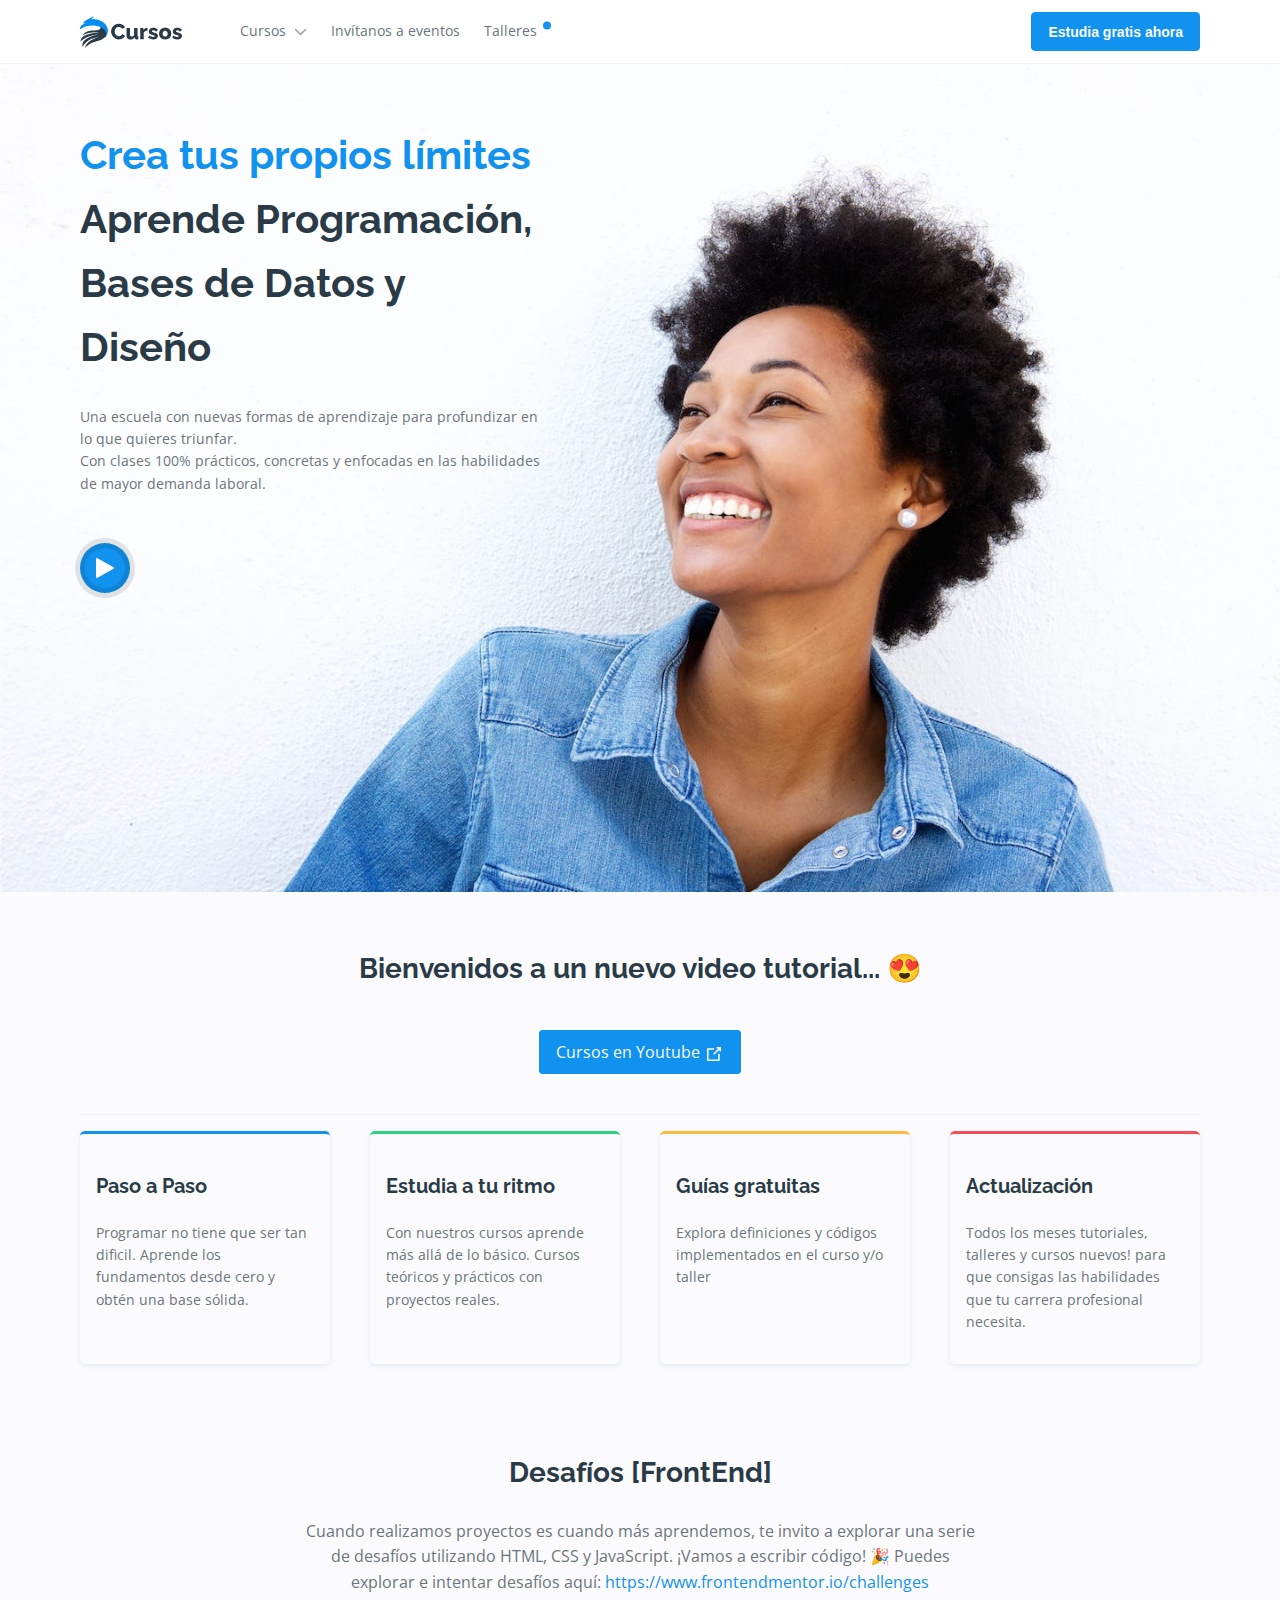
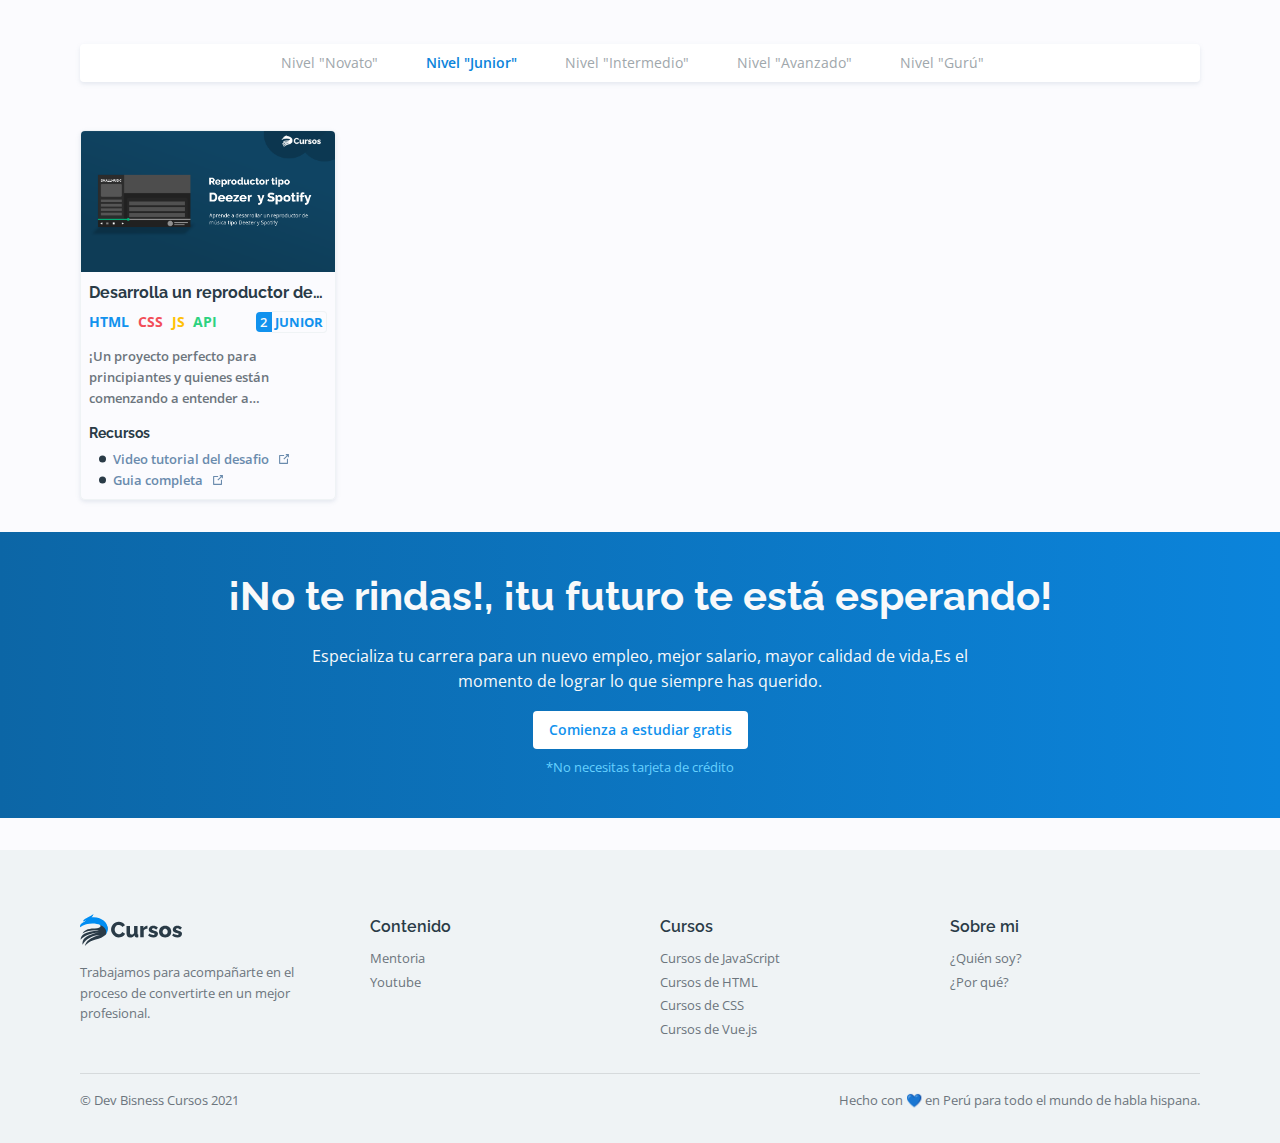
<file: index.html>
<!DOCTYPE html>
<html lang="es">

<head>
    <meta charset="UTF-8">
    <meta name="viewport" content="width=device-width, initial-scale=1.0, maximum-scale=1, user-scalable=no">
    <title>Cursos de Programación, Diseño y Bases de Datos | Dev Bisness</title>
    <meta name="author" content="Julio Quiñones Aranda" />
    <meta name="geo.region" content="PE">
    <meta name="keywords" content="..." />
    <meta name="copyright" content="Julio Quiñones Aranda">
    <meta name="description" content="..." />
    <link rel="shortcut icon" type="image/png" href="./assets/img/favicon/favicon.png" />
    <link rel="shortcut icon" type="image/x-icon" href="./assets/img/favicon/favicon.svg" />
    <meta name="theme-color" content="#007BDF">
    <meta name="MobileOptimized" content="width">
    <meta name="HandheldFriendly" content="true">
    <meta name="apple-mobile-web-app-capable" content="yes">
    <meta name="apple-mobile-web-app-title" content="Dev Bisness Cursos">
    <meta name="apple-mobile-web-app-status-bar-style" content="black">
    <link rel="apple-touch-icon" href="./assets/img/favicon/favicon.png">
    <link rel="apple-touch-startup-image" href="./assets/img/favicon/favicon.png">
    <meta property="og:type" content="website">
    <meta property="og:site_name" content="Dev Bisness Cursos" />
    <meta property="og:title" content="Cursos de Programación, Diseño y Bases de Datos | Dev Bisness" />
    <meta property="og:image:url" content="https://www.devbisness.com/" />
    <meta property="og:image:width" content="1280">
    <meta property="og:image:height" content="720">
    <meta property="og:url" content="https://www.devbisness.com" />
    <meta property="og:description" content="----------" />
    <meta property="twitter:site" content="Dev Bisness Cursos" />
    <meta property="twitter:tittle" content="Cursos de Programación, Diseño y Bases de Datos | Dev Bisness" />
    <meta property="twitter:card" content="summary_large_image" />
    <meta property="twitter:image" content="https://www.devbisness.com/" />
    <meta property="twitter:description" content="----------" />
    <link rel="apple-touch-icon-precomposed" sizes="144x144" href="./assets/img/icons-touch/icon-touch-144.png" />
    <link rel="apple-touch-icon-precomposed" sizes="114x114" href="./assets/img/icons-touch/icon-touch-114.png" />
    <link rel="apple-touch-icon-precomposed" sizes="72x72" href="./assets/img/icons-touch/icon-touch-72.png" />
    <link rel="apple-touch-icon-precomposed" href="./assets/img/icons-touch/icon-touch-57.png" />
    <link rel="preconnect" href="https://fonts.gstatic.com">
    <link href="https://fonts.googleapis.com/css2?family=Raleway:wght@400;600;800&display=swap" rel="stylesheet">
    <link href="https://fonts.googleapis.com/css2?family=Open+Sans:wght@400;600;700&display=swap" rel="stylesheet">


    <link rel="stylesheet" href="./css/api-grid.css?v=dev01">
    <link rel="stylesheet" href="./css/main.css?v=dev01">
    <script src="./js/emmetjs.js"></script>
</head>

<body>
    <header class="grid header z-modal" id="header">
        <div>
            <a href="./">
                <img src="./assets/img/logo/logo.svg" alt="Logo Dev Bisness Cursos" class="logo">
            </a>
        </div>
        <div class="navigation">
            <nav class="nav">
                <ul class="menu">
                    <li class="menu-item dropdown">
                        <span href="#" class="menu-link cross-center menu-spacebeetwen">Cursos
                            <svg class="icon-dropdown-menu">
                                <use href="./assets/img/svg/icons.svg#icon-dropdown" />
                            </svg>
                        </span>
                        <ul class="submenu">
                            <li class="submenu-item cross-center">
                                <svg class="icon-cursos-menu">
                                    <use href="./assets/img/svg/icons.svg#icon-code" />
                                </svg>
                                <a href="./warning.html" class="menu-link">Cursos de JavaScript</a>
                            </li>
                            <li class="submenu-item cross-center">
                                <svg class="icon-cursos-menu">
                                    <use href="./assets/img/svg/icons.svg#icon-code" />
                                </svg>
                                <a href="./warning.html" class="menu-link">Cursos de CSS</a>
                            </li>
                            <li class="submenu-item cross-center">
                                <svg class="icon-cursos-menu">
                                    <use href="./assets/img/svg/icons.svg#icon-code" />
                                </svg>
                                <a href="./warning.html" class="menu-link">Cursos de HTML</a>
                            </li>
                            <li class="submenu-item cross-center">
                                <svg class="icon-cursos-menu">
                                    <use href="./assets/img/svg/icons.svg#icon-code" />
                                </svg>
                                <a href="./warning.html" class="menu-link">Cursos de Vue.js</a>
                            </li>
                        </ul>
                    </li>
                    <li class="menu-item">
                        <a href="./warning.html" class="menu-link  cross-center">Invítanos a eventos</a>
                    </li>
                    <li class="menu-item">
                        <a href="./talleres.html" class="menu-link  cross-center relative">Talleres<span class="active-live-circle"></span></a>
                    </li>
                </ul>
            </nav>
            <button class="btn primary small fw-600 none-btn-menu">Estudia gratis ahora</button>
        </div>
        <div class="flex-end-menu">
            <div class="button-menu">
                <svg class="icon-menu">
                    <use href="./assets/img/svg/icons.svg#icon-menu" />
                </svg>
            </div>
        </div>
    </header>
    <div class="separator"></div>
    <main>
        <div class="slider-home">
            <div class="l-container">
                <div class="grid md-grid-2 lg-grid-2 xl-grid-2 col-gap-4">
                    <div class="container descriptions-slider">
                        <h1 class="color-primary t1">
                            Crea tus propios límites
                            <span class="color-title">
                                Aprende Programación, Bases de Datos y Diseño
                            </span>
                        </h1>
                        <p class="small color-muted s-t-center m-t-center ml-t-left">
                            Una escuela con nuevas formas de aprendizaje para profundizar en lo que quieres triunfar.
                            <br>
                            Con clases 100% prácticos, concretas y enfocadas en las habilidades de mayor demanda
                            laboral.
                        </p>
                        <button class="view-video small cross-center">
                            <svg class="icon-play-button">
                                <use href="./assets/img/svg/icons.svg#icon-play" />
                            </svg>
                        </button>
                    </div>
                </div>
            </div>
        </div>
        <div class="l-container">
            <div class="container">
                <div class="text-center">
                    <h2 class="t2 color-title mb-1">
                        Bienvenidos a un nuevo video tutorial... 😍
                    </h2>
                    <a href="https://www.youtube.com/channel/UCBMiciur7jTfQ2Du4tZov3g" target="_blank" class="btn primary">
                        Cursos en Youtube
                        <svg class="icon-externallink">
                            <use href="./assets/img/svg/icons.svg#icon-externallink" />
                        </svg>
                    </a>
                </div>
                <div class="features grid gap-xy-5 md-grid-4 lg-grid-4 xl-grid-4">
                    <div class="feature-conten">
                        <h3 class="color-title t3">
                            Paso a Paso
                        </h3>
                        <p class="color-text small">
                            Programar no tiene que ser tan dificil. Aprende los fundamentos desde cero y obtén una
                            base sólida.
                        </p>
                    </div>
                    <div class="feature-conten">
                        <h3 class="color-title t3">
                            Estudia a tu ritmo
                        </h3>
                        <p class="color-text small">
                            Con nuestros cursos aprende más allá de lo básico.
                            Cursos teóricos y prácticos con proyectos reales.
                        </p>
                    </div>
                    <div class="feature-conten">
                        <h3 class="color-title t3">
                            Guías gratuitas
                        </h3>
                        <p class="color-text small">
                            Explora definiciones y códigos implementados en el curso y/o taller
                        </p>
                    </div>
                    <div class="feature-conten">
                        <h3 class="color-title t3">
                            Actualización
                        </h3>
                        <p class="color-text small">
                            Todos los meses tutoriales, talleres y cursos nuevos! para que consigas las habilidades que
                            tu carrera profesional necesita.
                        </p>
                    </div>
                </div>
            </div>
        </div>
        <div class="l-container">
            <div class="container">
                <div class="text-center">
                    <h2 class="t2 color-title">
                        Desafíos [FrontEnd]
                    </h2>
                    <p class="color-text normal description-section">
                        Cuando realizamos proyectos es cuando más aprendemos, te invito a explorar una serie de desafíos
                        utilizando HTML, CSS y JavaScript. ¡Vamos a escribir código! 🎉 Puedes explorar e intentar
                        desafíos aquí: <a href="https://www.frontendmentor.io/challenges" target="_blank"
                            class="color-primary">https://www.frontendmentor.io/challenges</a>
                    </p>
                </div>
                <div>
                    <ul class="tab-navigation small mb-1">
                        <li class="tab-item">Nivel "Novato"</li>
                        <li class="tab-item active-tab">Nivel "Junior"</li>
                        <li class="tab-item">Nivel "Intermedio"</li>
                        <li class="tab-item">Nivel "Avanzado"</li>
                        <li class="tab-item">Nivel "Gurú"</li>
                    </ul>
                    <div>
                        <div class="tab-container">
                            <div class="content-in-proccess s-pxy-3">
                                <img src="./assets/img/public/skills.svg" alt="">
                                <p class="color-text small">
                                    Aún no se han realizado <br>retos para este nivel
                                </p>
                            </div>
                        </div>
                        <div class="tab-container active-tab">
                            <div class="grid md-grid-4 lg-grid-4 lx-grid-4 gap-xy-4">
                                <div class="card">
                                    <div class="card-img-container">
                                        <img src="./assets/img/posters/reproductor-de-musica-tipo-deeszer-y-spotify.png" alt="" class="card-poster">
                                    </div>
                                    <div class="card-container">
                                        <h4 class="title-card t4 line-clamp-1">
                                            Desarrolla un reproductor de música tipo Deezer y Spotify
                                        </h4>
                                        <div class="grid s-grid-2 md-grid-2 lg-grid-2 xl-grid-2 cross-center-small">
                                            <div class="small fw-700">
                                                <span class="html-code">HTML</span>
                                                <span class="css-code">CSS</span>
                                                <span class="js-code">JS</span>
                                                <span class="api-code">API</span>
                                            </div>
                                            <div class="desafio-nivel smaller">
                                                <span class="nivel-junior">2</span>
                                                <span class="nivel-name-junior fw-700">JUNIOR</span>
                                            </div>
                                        </div>
                                        <p class="card-description color-muted line-clamp-3 smaller">
                                            ¡Un proyecto perfecto para principiantes y quienes están comenzando a entender a profundidad <strong>Html, Css, JavaScript.</strong> !
                                        </p>
                                        <h4 class="title-card small line-clamp-1">
                                            Recursos
                                        </h4>
                                        <div class="smaller s-pl-3">
                                            <a href="#" target="_blank" class="card-link color-title-offset cross-center relative before-circle">
                                                 Video tutorial del desafio                                                
                                                 <svg class="icon-externallink-alter">
                                                    <use href="./assets/img/svg/icons.svg#icon-externallink" />
                                                </svg>
                                            </a>
                                            <a href="https://devbisnesscurso.github.io/page/taller/reproductor-de-musica.html" class="card-link color-title-offset cross-center relative before-circle">
                                                 Guia completa                                                
                                                 <svg class="icon-externallink-alter">
                                                    <use href="./assets/img/svg/icons.svg#icon-externallink" />
                                                </svg>
                                            </a>
                                        </div>
                                    </div>

                                </div>
                            </div>
                        </div>
                        <div class="tab-container">
                            <div class="content-in-proccess s-pxy-3">
                                <img src="./assets/img/public/skills.svg" alt="">
                                <p class="color-text small">
                                    Aún no se han realizado <br>retos para este nivel
                                </p>
                            </div>
                        </div>
                        <div class="tab-container">
                            <div class="content-in-proccess s-pxy-3">
                                <img src="./assets/img/public/skills.svg" alt="">
                                <p class="color-text small">
                                    Aún no se han realizado <br>retos para este nivel
                                </p>
                            </div>
                        </div>
                        <div class="tab-container">
                            <div class="content-in-proccess s-pxy-3">
                                <img src="./assets/img/public/skills.svg" alt="">
                                <p class="color-text small">
                                    Aún no se han realizado <br>retos para este nivel
                                </p>
                            </div>
                        </div>
                    </div>
                </div>
            </div>
        </div>
        <div class="l-container bg-primary-prev-footre">
            <div class="container text-center">
                    <h2 class="t1 color-light m-0">
                        ¡No te rindas!, ¡tu futuro te está esperando!
                    </h2>
                    <p class="description-section color-light">
                        Especializa tu carrera para un nuevo empleo, mejor salario, mayor calidad de vida,Es el momento de lograr lo que siempre has querido.
                    </p>
                    <a href="https://www.youtube.com/channel/UCBMiciur7jTfQ2Du4tZov3g" class="button-landing-primary small fw-600" target="_blank">Comienza a estudiar gratis</a>
                    <p class="smaller color-info-link m-0 s-pb-1 s-pt-1">
                        *No necesitas tarjeta de crédito
                    </p>
            </div>
        </div>
    </main>
    <footer class="footer">
        <div class="l-container">
            <div class="container">
                <div class="grid md-grid-2 lg-grid-4 xl-grid-4 col-gap-5 row-gap-2">
                    <div>
                        <a href="#">
                            <img src="./assets/img/logo/logo.svg" alt="Logo Dev Bisness" class="logo-footer">
                        </a>
                        <p class="m0 smaller color-text">
                            Trabajamos para acompañarte en el proceso de convertirte en un mejor profesional.
                        </p>
                    </div>
                    <div>
                        <h4 class="t4 fw-600 title-footer color-title">
                            Contenido
                        </h4>
                        <ul class="smaller">
                            <li class="item-footer">
                                <a href="https://wa.link/J8ri" target="_blank" class="link-footer">Mentoria</a>
                            </li>
                            <li class="item-footer">
                                <a href="https://www.youtube.com/channel/UCBMiciur7jTfQ2Du4tZov3g" target="_blank"  class="link-footer">Youtube</a>
                            </li>
                        </ul>
                    </div>
                    <div>
                        <h4 class="t4 fw-600 title-footer color-title">
                            Cursos
                        </h4>
                        <ul class="smaller">
                            <li class="item-footer link-footer">
                                Cursos de JavaScript
                            </li>
                            <li class="item-footer link-footer">
                                Cursos de HTML
                            </li>
                            <li class="item-footer link-footer">
                                Cursos de CSS
                            </li>
                            <li class="item-footer link-footer">
                                Cursos de Vue.js
                            </li>
                        </ul>
                    </div>
                    <div>
                        <h4 class="t4 fw-600 title-footer color-title">
                            Sobre mi
                        </h4>
                        <ul class="smaller">
                            <li class="item-footer">
                                <a href="./julioquinones.html" class="link-footer">¿Quién soy?</a>
                            </li>
                            <li class="item-footer">
                                <a href="./porque.html" class="link-footer">¿Por qué?</a>
                            </li>
                        </ul>
                    </div>
                </div>
                <div class="conten-copyright smaller">
                    <p class="copyright color-text m-0">© Dev Bisness Cursos 2021</p>
                    <p class="color-text m-0">
                        Hecho con 💙 en Perú para todo el mundo de habla hispana.
                    </p>
                </div>
            </div>
        </div>
    </footer>
    <script src="./js/menu.js?v=dev01"></script>
    <script src="./js/tab.js"></script>
</body>

</html>
</file>
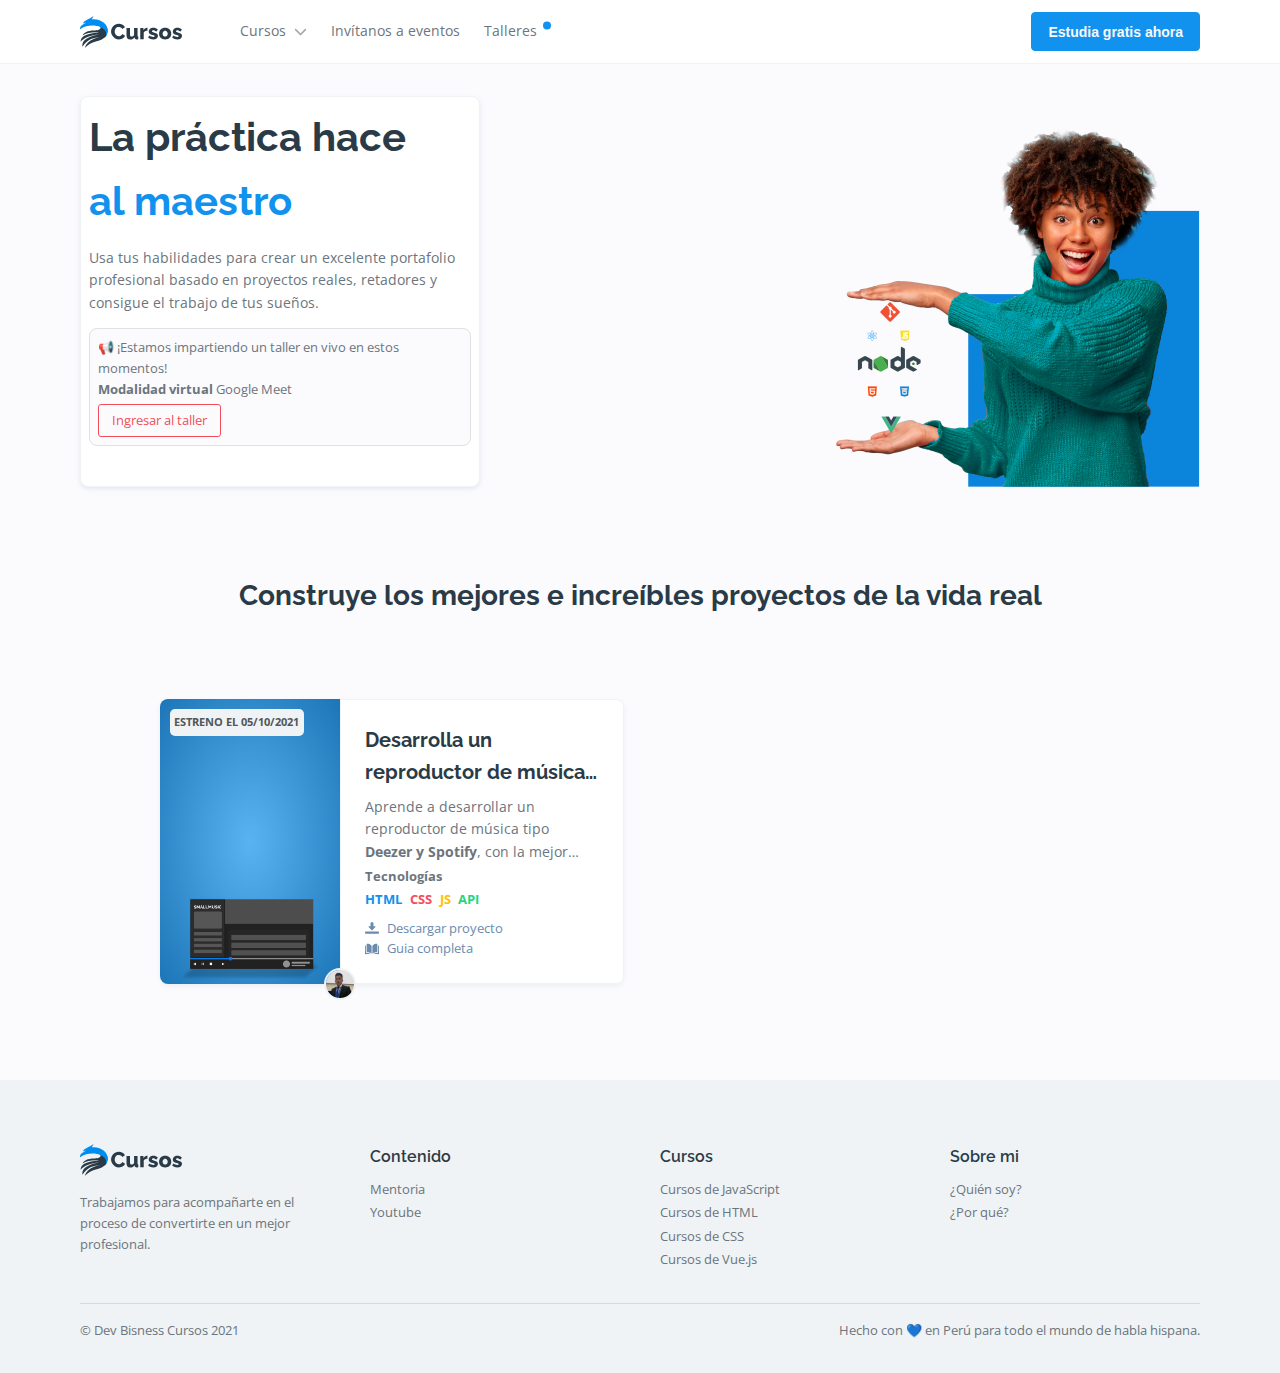
<file: talleres.html>
<!DOCTYPE html>
<html lang="es">

<head>
    <meta charset="UTF-8">
    <meta name="viewport" content="width=device-width, initial-scale=1.0, maximum-scale=1, user-scalable=no">
    <title>La Práctica Hace Al Maestro | Dev Bisness</title>
    <meta name="author" content="Julio Quiñones Aranda" />
    <meta name="geo.region" content="PE">
    <meta name="keywords" content="..." />
    <meta name="copyright" content="Julio Quiñones Aranda">
    <meta name="description"
        content="Usa tus habilidades para crear un excelente portafolio y conseguir el trabajo de tus sueños." />
    <link rel="shortcut icon" type="image/png" href="./assets/img/favicon/favicon.png" />
    <link rel="shortcut icon" type="image/x-icon" href="./assets/img/favicon/favicon.svg" />
    <meta name="theme-color" content="#007BDF">
    <meta name="MobileOptimized" content="width">
    <meta name="HandheldFriendly" content="true">
    <meta name="apple-mobile-web-app-capable" content="yes">
    <meta name="apple-mobile-web-app-title" content="Dev Bisness Cursos">
    <meta name="apple-mobile-web-app-status-bar-style" content="black">
    <link rel="apple-touch-icon" href="./assets/img/favicon/favicon.png">
    <link rel="apple-touch-startup-image" href="./assets/img/favicon/favicon.png">
    <meta property="og:type" content="website">
    <meta property="og:site_name" content="Dev Bisness Cursos" />
    <meta property="og:title"
        content="Pon En Práctica Todo Lo Aprendido Desarrollando Proyectos Reales | Dev Bisness" />
    <meta property="og:image:url" content="https://www.devbisness.com/" />
    <meta property="og:image:width" content="1280">
    <meta property="og:image:height" content="720">
    <meta property="og:url" content="https://www.devbisness.com" />
    <meta property="og:description"
        content="Usa tus habilidades para crear un excelente portafolio y conseguir el trabajo de tus sueños." />
    <meta property="twitter:site" content="Dev Bisness Cursos" />
    <meta property="twitter:tittle"
        content="Pon En Práctica Todo Lo Aprendido Desarrollando Proyectos Reales | Dev Bisness" />
    <meta property="twitter:card" content="summary_large_image" />
    <meta property="twitter:image" content="https://www.devbisness.com/" />
    <meta property="twitter:description"
        content="Usa tus habilidades para crear un excelente portafolio y conseguir el trabajo de tus sueños." />
    <link rel="apple-touch-icon-precomposed" sizes="144x144" href="./assets/img/icons-touch/icon-touch-144.png" />
    <link rel="apple-touch-icon-precomposed" sizes="114x114" href="./assets/img/icons-touch/icon-touch-114.png" />
    <link rel="apple-touch-icon-precomposed" sizes="72x72" href="./assets/img/icons-touch/icon-touch-72.png" />
    <link rel="apple-touch-icon-precomposed" href="./assets/img/icons-touch/icon-touch-57.png" />
    <link rel="preconnect" href="https://fonts.gstatic.com">
    <link href="https://fonts.googleapis.com/css2?family=Raleway:wght@400;600;800&display=swap" rel="stylesheet">
    <link href="https://fonts.googleapis.com/css2?family=Open+Sans:wght@400;600;700&display=swap" rel="stylesheet">


    <link rel="stylesheet" href="./css/api-grid.css?v=dev01">
    <link rel="stylesheet" href="./css/main.css?v=dev02">
    <script src="./js/emmetjs.js"></script>
</head>

<body>
    <header class="grid header z-modal" id="header">
        <div>
            <a href="./">
                <img src="./assets/img/logo/logo.svg" alt="Logo Dev Bisness Cursos" class="logo">
            </a>
        </div>
        <div class="navigation">
            <nav class="nav">
                <ul class="menu">
                    <li class="menu-item dropdown">
                        <span href="#" class="menu-link cross-center menu-spacebeetwen">Cursos
                            <svg class="icon-dropdown-menu">
                                <use href="./assets/img/svg/icons.svg#icon-dropdown" />
                            </svg>
                        </span>
                        <ul class="submenu">
                            <li class="submenu-item cross-center">
                                <svg class="icon-cursos-menu">
                                    <use href="./assets/img/svg/icons.svg#icon-code" />
                                </svg>
                                <a href="./warning.html" class="menu-link">Cursos de JavaScript</a>
                            </li>
                            <li class="submenu-item cross-center">
                                <svg class="icon-cursos-menu">
                                    <use href="./assets/img/svg/icons.svg#icon-code" />
                                </svg>
                                <a href="./warning.html" class="menu-link">Cursos de CSS</a>
                            </li>
                            <li class="submenu-item cross-center">
                                <svg class="icon-cursos-menu">
                                    <use href="./assets/img/svg/icons.svg#icon-code" />
                                </svg>
                                <a href="./warning.html" class="menu-link">Cursos de HTML</a>
                            </li>
                            <li class="submenu-item cross-center">
                                <svg class="icon-cursos-menu">
                                    <use href="./assets/img/svg/icons.svg#icon-code" />
                                </svg>
                                <a href="./warning.html" class="menu-link">Cursos de Vue.js</a>
                            </li>
                        </ul>
                    </li>
                    <li class="menu-item">
                        <a href="./warning.html" class="menu-link  cross-center">Invítanos a eventos</a>
                    </li>
                    <li class="menu-item">
                        <a href="./talleres.html" class="menu-link  cross-center relative">Talleres<span
                                class="active-live-circle"></span></a>
                    </li>
                </ul>
            </nav>
            <button class="btn primary small fw-600 none-btn-menu">Estudia gratis ahora</button>
        </div>
        <div class="flex-end-menu">
            <div class="button-menu">
                <svg class="icon-menu">
                    <use href="./assets/img/svg/icons.svg#icon-menu" />
                </svg>
            </div>
        </div>
    </header>
    <div class="separator"></div>
    <main>
        <div class="container slider-taller">
            <div class="l-container">
                <div class="grid md-grid-2 lg-grid-2 xl-grid-2 col-gap-4">
                    <div class="descriptions-slider-taller">
                        <h1 class="color-title t1 m-0">
                            La práctica hace <br>
                            <span class="color-primary">
                                al maestro
                            </span>
                        </h1>
                        <p class="small color-muted s-t-center m-t-center ml-t-left">
                            Usa tus habilidades para crear un excelente portafolio profesional basado en proyectos
                            reales, retadores y consigue el trabajo de tus sueños.
                        </p>
                        <div class="live-content">
                            <p class="live-description m-0 smaller">
                                📢 ¡Estamos impartiendo un taller en vivo en estos momentos!
                                <br>
                                <strong>Modalidad virtual</strong>
                                Google Meet
                            </p>
                            
                            <a href="https://meet.google.com/xeq-vgbt-prc" target="_blank" class="danger-transparent smaller">Ingresar al taller</a>
                        </div>
                    </div>
                    <div class="content-right">
                        <img src="./assets/img/public/woman-taller.png" alt="Poster taller | Dev Bisness Cursos">
                    </div>
                </div>
            </div>
        </div>
        <div class="l-container">
            <div class="container">
                <h2 class="color-title mb-1 t2 text-center">
                    Construye los mejores e increíbles proyectos de la vida real
                </h2>
                <div class="container-taller-card">
                    <div class="grid md-grid-2 lg-grid-2 xl-grid-2 gap-xy-4">
                        <article class="grid taller-card relative">
                            <div class="photo-container taller-css-card s-cross-end relative">
                                <img src="./assets/img/public/taller-reproductor-de-musica-tipo-deezer-y-spotify.png" alt="">
                                <div class="teachers-conten-taller from-lg">
                                    <div class="view-namepopup-teacher">
                                        <div class="content-img-teachers-taller">
                                            <img src="./assets/img/public/julio.jpg"
                                                alt="Docente Julio Almiro Quiñones Aranda">
                                        </div>
                                        <span class="popupname-teacher color-muted smaller fw-600">
                                            Prof. Julio Quiñones
                                        </span>
                                    </div>
                                </div>
                            </div>
                            <div class="s-pxy-3 taller-card-decription">
                                <h3 class="color-title t3 m-0 s-pb-1 line-clamp-2">
                                    Desarrolla un reproductor de música tipo Deezer y Spotify
                                </h3>
                                <p class="m-0 small color-text line-clamp-3">
                                    Aprende a desarrollar un reproductor de música tipo <strong>Deezer y Spotify</strong>, con la mejor metodología en español.
                                </p>
                                <strong class="color-text smaller">
                                    Tecnologías
                                </strong>
                                <div class="smaller fw-700">
                                    <span class="html-code">HTML</span>
                                    <span class="css-code">CSS</span>
                                    <span class="js-code">JS</span>
                                    <span class="api-code">API</span>
                                </div>
                                <div class="aviso-envivo">Estreno el 05/10/2021</div>
                                <div class="smaller s-pt-1">
                                    <a href="#" target="_blank"
                                        class="card-link color-title-offset cross-center relative">
                                        <svg class="icon-taller-cards">
                                            <use href="./assets/img/svg/icons.svg#icon-download" />
                                        </svg>
                                        Descargar proyecto
                                    </a>
                                    <a href="https://devbisnesscurso.github.io/page/taller/reproductor-de-musica.html"
                                        class="card-link color-title-offset cross-center relative">
                                        <svg class="icon-taller-cards">
                                            <use href="./assets/img/svg/icons.svg#icon-book" />
                                        </svg>
                                        Guia completa
                                    </a>
                                </div>
                            </div>
                        </article>
                    </div>
                </div>
            </div>
        </div>

    </main>
    <footer class="footer">
        <div class="l-container">
            <div class="container">
                <div class="grid md-grid-2 lg-grid-4 xl-grid-4 col-gap-5 row-gap-2">
                    <div>
                        <a href="#">
                            <img src="./assets/img/logo/logo.svg" alt="Logo Dev Bisness" class="logo-footer">
                        </a>
                        <p class="m0 smaller color-text">
                            Trabajamos para acompañarte en el proceso de convertirte en un mejor profesional.
                        </p>
                    </div>
                    <div>
                        <h4 class="t4 fw-600 title-footer color-title">
                            Contenido
                        </h4>
                        <ul class="smaller">
                            <li class="item-footer">
                                <a href="https://wa.link/J8ri" target="_blank" class="link-footer">Mentoria</a>
                            </li>
                            <li class="item-footer">
                                <a href="https://www.youtube.com/channel/UCBMiciur7jTfQ2Du4tZov3g" target="_blank"
                                    class="link-footer">Youtube</a>
                            </li>
                        </ul>
                    </div>
                    <div>
                        <h4 class="t4 fw-600 title-footer color-title">
                            Cursos
                        </h4>
                        <ul class="smaller">
                            <li class="item-footer link-footer">
                                Cursos de JavaScript
                            </li>
                            <li class="item-footer link-footer">
                                Cursos de HTML
                            </li>
                            <li class="item-footer link-footer">
                                Cursos de CSS
                            </li>
                            <li class="item-footer link-footer">
                                Cursos de Vue.js
                            </li>
                        </ul>
                    </div>
                    <div>
                        <h4 class="t4 fw-600 title-footer color-title">
                            Sobre mi
                        </h4>
                        <ul class="smaller">
                            <li class="item-footer">
                                <a href="./julioquinones.html" class="link-footer">¿Quién soy?</a>
                            </li>
                            <li class="item-footer">
                                <a href="./porque.html" class="link-footer">¿Por qué?</a>
                            </li>
                        </ul>
                    </div>
                </div>
                <div class="conten-copyright smaller">
                    <p class="copyright color-text m-0">© Dev Bisness Cursos 2021</p>
                    <p class="color-text m-0">
                        Hecho con 💙 en Perú para todo el mundo de habla hispana.
                    </p>
                </div>
            </div>
        </div>
    </footer>
    <script src="./js/menu.js?v=dev01"></script>
</body>

</html>
</file>
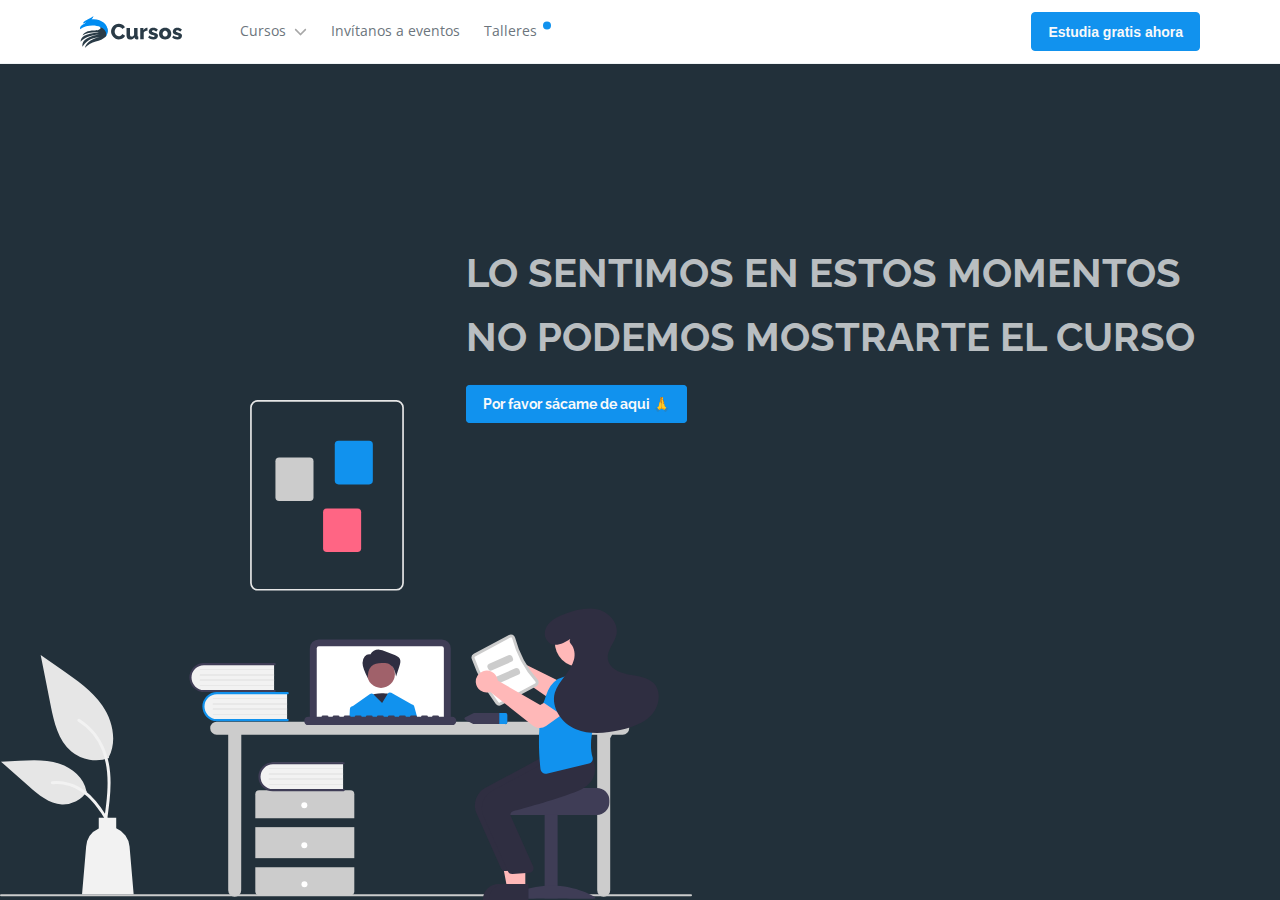
<file: warning.html>
<!DOCTYPE html>
<html lang="es">

<head>
    <meta charset="UTF-8">
    <meta name="viewport" content="width=device-width, initial-scale=1.0, maximum-scale=1, user-scalable=no">
    <title>La Práctica Hace Al Maestro | Dev Bisness</title>
    <meta name="author" content="Julio Quiñones Aranda" />
    <meta name="geo.region" content="PE">
    <meta name="keywords" content="..." />
    <meta name="copyright" content="Julio Quiñones Aranda">
    <meta name="description"
        content="Usa tus habilidades para crear un excelente portafolio y conseguir el trabajo de tus sueños." />
    <link rel="shortcut icon" type="image/png" href="./assets/img/favicon/favicon.png" />
    <link rel="shortcut icon" type="image/x-icon" href="./assets/img/favicon/favicon.svg" />
    <meta name="theme-color" content="#007BDF">
    <meta name="MobileOptimized" content="width">
    <meta name="HandheldFriendly" content="true">
    <meta name="apple-mobile-web-app-capable" content="yes">
    <meta name="apple-mobile-web-app-title" content="Dev Bisness Cursos">
    <meta name="apple-mobile-web-app-status-bar-style" content="black">
    <link rel="apple-touch-icon" href="./assets/img/favicon/favicon.png">
    <link rel="apple-touch-startup-image" href="./assets/img/favicon/favicon.png">
    <meta property="og:type" content="website">
    <meta property="og:site_name" content="Dev Bisness Cursos" />
    <meta property="og:title"
        content="Pon En Práctica Todo Lo Aprendido Desarrollando Proyectos Reales | Dev Bisness" />
    <meta property="og:image:url" content="https://www.devbisness.com/" />
    <meta property="og:image:width" content="1280">
    <meta property="og:image:height" content="720">
    <meta property="og:url" content="https://www.devbisness.com" />
    <meta property="og:description"
        content="Usa tus habilidades para crear un excelente portafolio y conseguir el trabajo de tus sueños." />
    <meta property="twitter:site" content="Dev Bisness Cursos" />
    <meta property="twitter:tittle"
        content="Pon En Práctica Todo Lo Aprendido Desarrollando Proyectos Reales | Dev Bisness" />
    <meta property="twitter:card" content="summary_large_image" />
    <meta property="twitter:image" content="https://www.devbisness.com/" />
    <meta property="twitter:description"
        content="Usa tus habilidades para crear un excelente portafolio y conseguir el trabajo de tus sueños." />
    <link rel="apple-touch-icon-precomposed" sizes="144x144" href="./assets/img/icons-touch/icon-touch-144.png" />
    <link rel="apple-touch-icon-precomposed" sizes="114x114" href="./assets/img/icons-touch/icon-touch-114.png" />
    <link rel="apple-touch-icon-precomposed" sizes="72x72" href="./assets/img/icons-touch/icon-touch-72.png" />
    <link rel="apple-touch-icon-precomposed" href="./assets/img/icons-touch/icon-touch-57.png" />
    <link rel="preconnect" href="https://fonts.gstatic.com">
    <link href="https://fonts.googleapis.com/css2?family=Raleway:wght@400;600;800&display=swap" rel="stylesheet">
    <link href="https://fonts.googleapis.com/css2?family=Open+Sans:wght@400;600;700&display=swap" rel="stylesheet">


    <link rel="stylesheet" href="./css/api-grid.css?v=dev01">
    <link rel="stylesheet" href="./css/main.css?v=dev01">
    <script src="./js/emmetjs.js"></script>
</head>

<body>
    <header class="grid header z-modal" id="header">
        <div>
            <a href="./">
                <img src="./assets/img/logo/logo.svg" alt="Logo Dev Bisness Cursos" class="logo">
            </a>
        </div>
        <div class="navigation">
            <nav class="nav">
                <ul class="menu">
                    <li class="menu-item dropdown">
                        <span href="#" class="menu-link cross-center menu-spacebeetwen">Cursos
                            <svg class="icon-dropdown-menu">
                                <use href="./assets/img/svg/icons.svg#icon-dropdown" />
                            </svg>
                        </span>
                        <ul class="submenu">
                            <li class="submenu-item cross-center">
                                <svg class="icon-cursos-menu">
                                    <use href="./assets/img/svg/icons.svg#icon-code" />
                                </svg>
                                <a href="./warning.html" class="menu-link">Curso de JavaScript</a>
                            </li>
                            <li class="submenu-item cross-center">
                                <svg class="icon-cursos-menu">
                                    <use href="./assets/img/svg/icons.svg#icon-code" />
                                </svg>
                                <a href="./warning.html" class="menu-link">Curso de CSS</a>
                            </li>
                            <li class="submenu-item cross-center">
                                <svg class="icon-cursos-menu">
                                    <use href="./assets/img/svg/icons.svg#icon-code" />
                                </svg>
                                <a href="./warning.html" class="menu-link">Curso de HTML</a>
                            </li>
                            <li class="submenu-item cross-center">
                                <svg class="icon-cursos-menu">
                                    <use href="./assets/img/svg/icons.svg#icon-code" />
                                </svg>
                                <a href="./warning.html" class="menu-link">Curso de Vue.js</a>
                            </li>
                        </ul>
                    </li>
                    <li class="menu-item">
                        <a href="./warning.html" class="menu-link  cross-center">Invítanos a eventos</a>
                    </li>
                    <li class="menu-item">
                        <a href="./talleres.html" class="menu-link  cross-center relative">Talleres<span
                                class="active-live-circle"></span></a>
                    </li>
                </ul>
            </nav>
            <button class="btn primary small fw-600 none-btn-menu">Estudia gratis ahora</button>
        </div>
        <div class="flex-end-menu">
            <div class="button-menu">
                <svg class="icon-menu">
                    <use href="./assets/img/svg/icons.svg#icon-menu" />
                </svg>
            </div>
        </div>
    </header>
    <main>
        <div class="warning-content relative">
            <div class="warning-description-course t1">
                LO SENTIMOS EN ESTOS MOMENTOS NO PODEMOS MOSTRARTE EL CURSO
                <div class="s-py-3 small">
                    <a href="./" class="btn primary">Por favor sácame de aqui 🙏</a>
                </div>
            </div>
            <img src="./assets/img/public/warning-course.svg" alt="">
        </div>

    </main>
    <script src="./js/menu.js?v=dev01"></script>
</body>

</html>
</file>
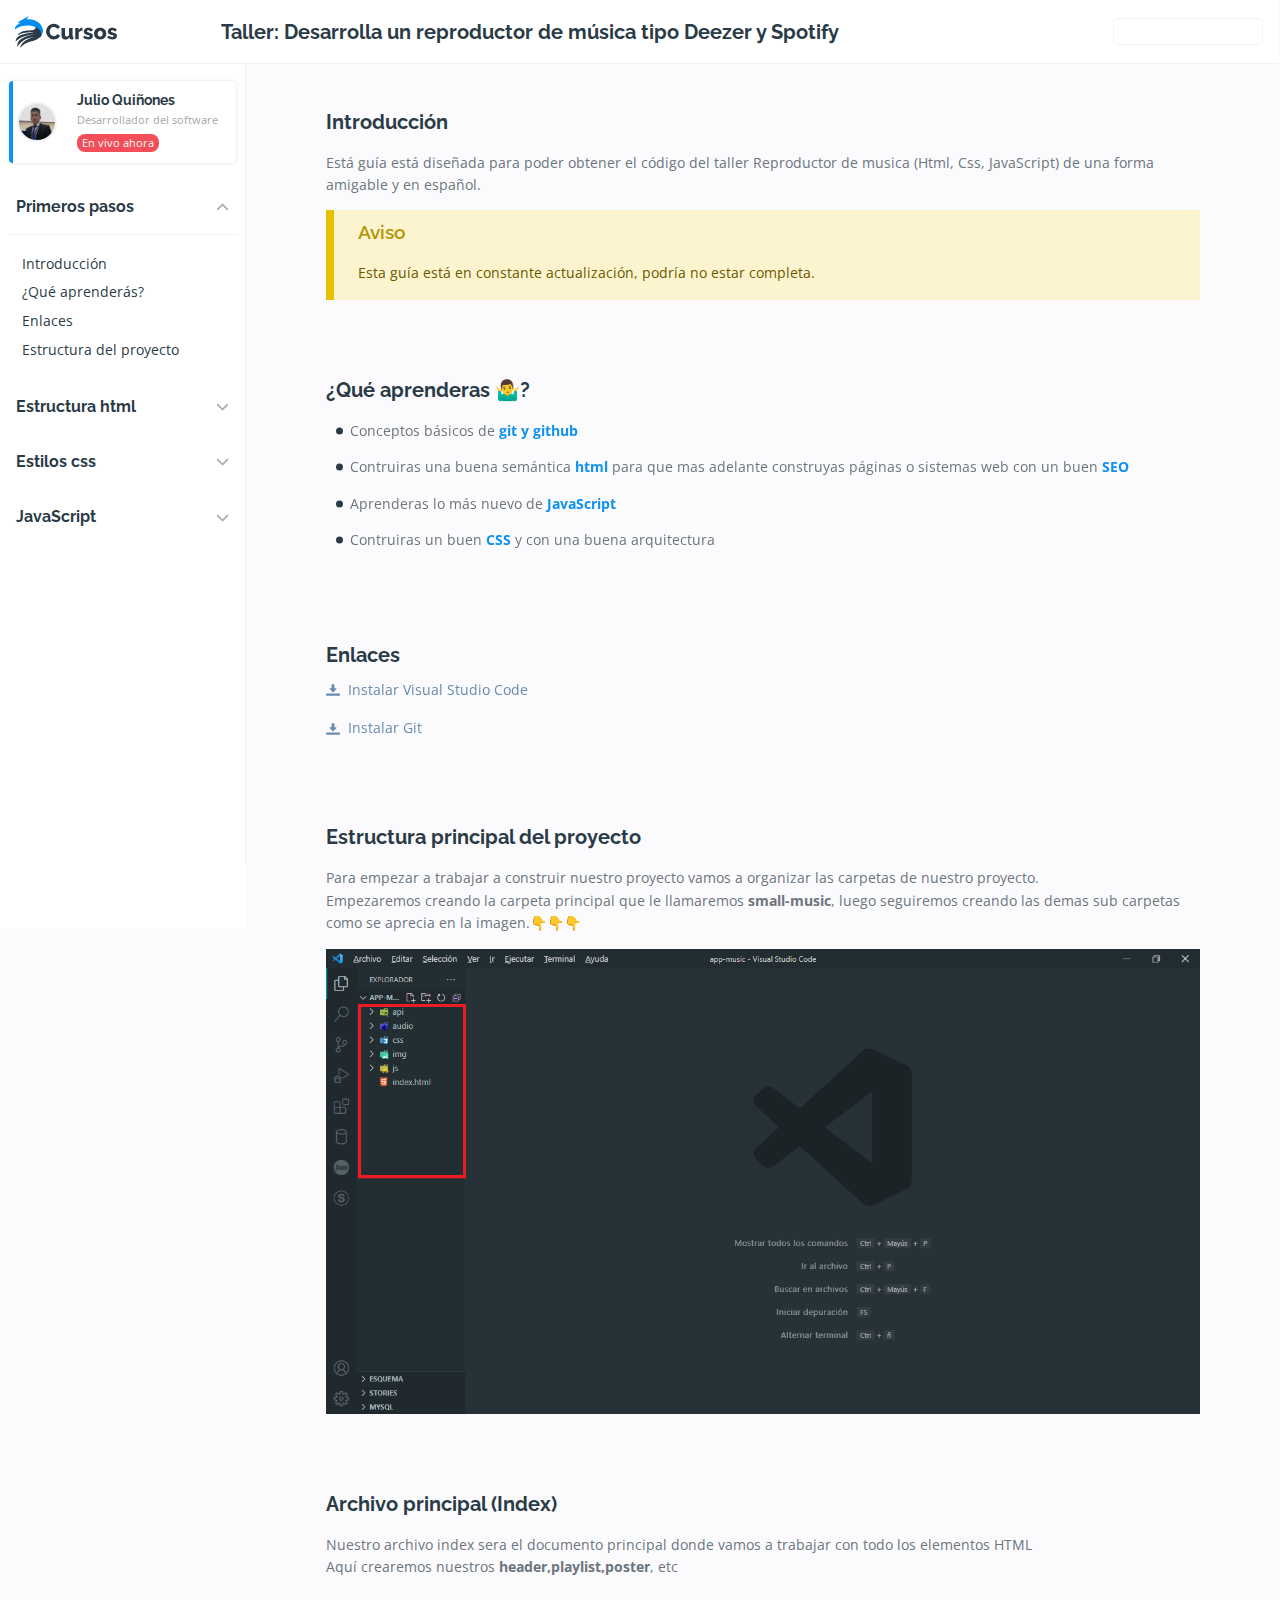
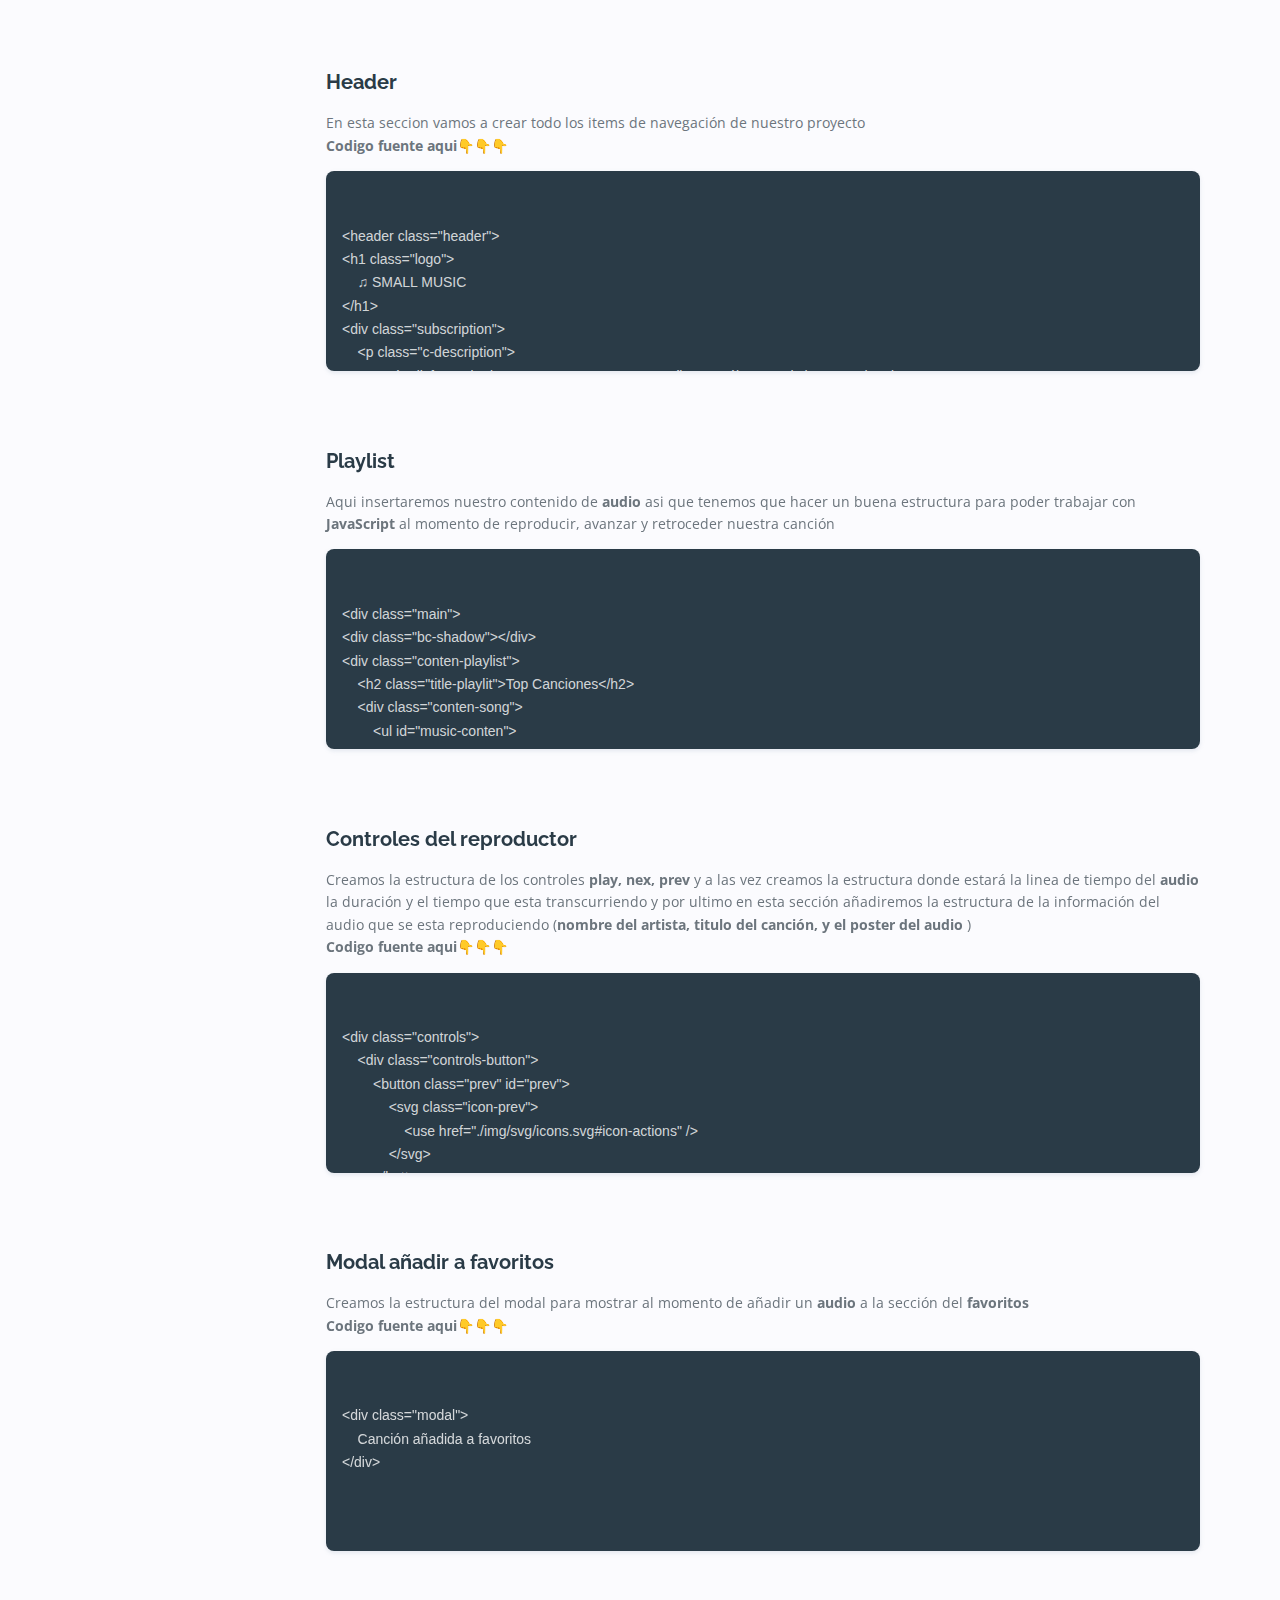
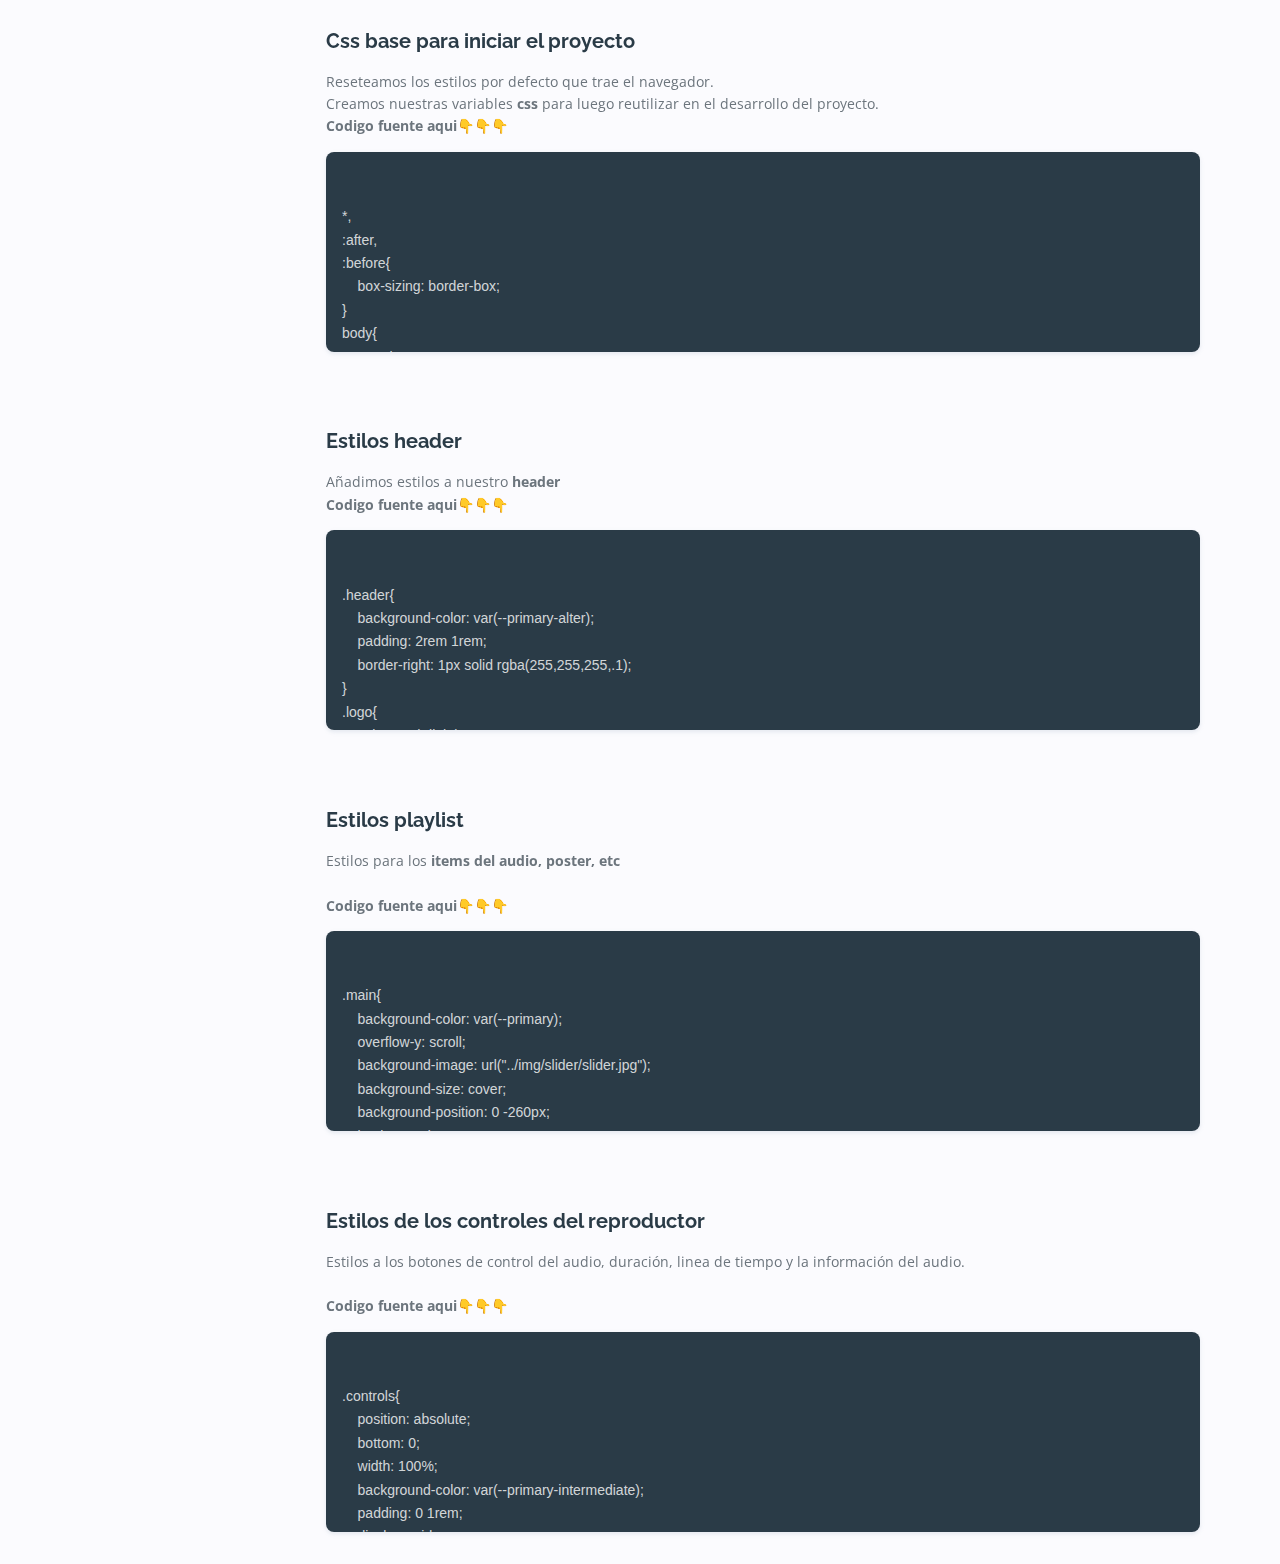
<file: taller/reproductor-de-musica.html>
<!DOCTYPE html>
<html lang="es">

<head>
    <meta charset="UTF-8">
    <meta name="viewport" content="width=device-width, initial-scale=1.0, maximum-scale=1, user-scalable=no">
    <title>Desarrolla un reproductor de música tipo Deezer y Spotify | Dev Bisness Cursos</title>
    <meta name="author" content="Julio Quiñones Aranda" />
    <meta name="geo.region" content="PE">
    <meta name="keywords" content="..." />
    <meta name="copyright" content="Julio Quiñones Aranda">
    <meta name="description"
        content="Usa tus habilidades para crear un excelente portafolio y conseguir el trabajo de tus sueños." />
    <link rel="shortcut icon" type="image/png" href="../assets/img/favicon/favicon.png" />
    <link rel="shortcut icon" type="image/x-icon" href="../assets/img/favicon/favicon.svg" />
    <meta name="theme-color" content="#007BDF">
    <meta name="MobileOptimized" content="width">
    <meta name="HandheldFriendly" content="true">
    <meta name="apple-mobile-web-app-capable" content="yes">
    <meta name="apple-mobile-web-app-title" content="Dev Bisness Cursos">
    <meta name="apple-mobile-web-app-status-bar-style" content="black">
    <link rel="apple-touch-icon" href="../assets/img/favicon/favicon.png">
    <link rel="apple-touch-startup-image" href="../assets/img/favicon/favicon.png">
    <meta property="og:type" content="website">
    <meta property="og:site_name" content="Dev Bisness Cursos" />
    <meta property="og:title"
        content="Desarrolla un reproductor de música tipo Deezer y Spotify | Dev Bisness Cursos" />
    <meta property="og:image:url" content="https://devbisnesscurso.github.io/page/assets/img/public/slider-opengraf-taller-reproductor-de-musica.jpg" />
    <meta property="og:image:width" content="1280">
    <meta property="og:image:height" content="720">
    <meta property="og:url" content="https://www.devbisness.com" />
    <meta property="og:description"
        content="¡Un proyecto perfecto para principiantes y quienes están comenzando a entender a profundidad!" />
    <meta property="twitter:site" content="Dev Bisness Cursos" />
    <meta property="twitter:tittle"
        content="Desarrolla un reproductor de música tipo Deezer y Spotify | Dev Bisness Cursos" />
    <meta property="twitter:card" content="summary_large_image" />
    <meta property="twitter:image" content="https://devbisnesscurso.github.io/page/assets/img/public/slider-opengraf-taller-reproductor-de-musica.jpg" />
    <meta property="twitter:description"
        content="¡Un proyecto perfecto para principiantes y quienes están comenzando a entender a profundidad!" />
    <link rel="apple-touch-icon-precomposed" sizes="144x144" href="../assets/img/icons-touch/icon-touch-144.png" />
    <link rel="apple-touch-icon-precomposed" sizes="114x114" href="../assets/img/icons-touch/icon-touch-114.png" />
    <link rel="apple-touch-icon-precomposed" sizes="72x72" href="../assets/img/icons-touch/icon-touch-72.png" />
    <link rel="apple-touch-icon-precomposed" href="../assets/img/icons-touch/icon-touch-57.png" />
    <link rel="preconnect" href="https://fonts.gstatic.com">
    <link href="https://fonts.googleapis.com/css2?family=Raleway:wght@400;600;800&display=swap" rel="stylesheet">
    <link href="https://fonts.googleapis.com/css2?family=Open+Sans:wght@400;600;700&display=swap" rel="stylesheet">


    <link rel="stylesheet" href="../css/api-grid.css?v=dev01">
    <link rel="stylesheet" href="../css/main.css?v=dev01">
    <script src="../js/emmetjs.js"></script>
</head>

<body>
    <div class="grid aside-content">
        <header class="header-aside">
            <div class="aside-action">
                <a href="../"><img src="../assets/img/logo/logo.svg" alt="" class="logo"></a>
                <div class="button-menu aside-icon-menu-none">
                    <svg class="icon-menu">
                        <use href="../assets/img/svg/icons.svg#icon-menu" />
                    </svg>
                </div>
            </div>
            <div class="content-navigations-aside">
                <nav class="nav-aside">
                    <div class="conten-teacher-aside">
                        <div class="img-avatar-aside-teacher">
                            <img src="../assets/img/public/julio.jpg" alt="Profesor Julio Quiñones Aranda">
                        </div>
                        <div class="skill-aside-teacher">
                            <h3 class="small name-aside-teacher m-0">
                                Julio Quiñones
                            </h3>
                            <p class="profesion-aside-teacher m-0">
                                Desarrollador del software
                            </p>
                            <p class="profesion-aside-teacher m-0 color-danger-live">
                                En vivo ahora
                            </p>
                        </div>
                    </div>
                    <ul class="menu-aside normal">
                        <li class="aside-item">
                            <span href="#" class="menu-link-aside cross-center menu-spacebeetwen xxl-space-between">
                                Primeros pasos
                                <svg class="icon-dropdown-menu desktop-icon-rotate icon-dropdown-rotate">
                                    <use href="../assets/img/svg/icons.svg#icon-dropdown" />
                                </svg>
                            </span>
                            <ul class="submenu-aside smaller show-subemnuaside">
                                <li class="submenu-item-aside">
                                    <a href="#requisitos" class="submenu-link-aside">Introducción</a>
                                </li>
                                <li class="submenu-item-aside">
                                    <a href="#que-aprenderas" class="submenu-link-aside">¿Qué aprenderás?</a>
                                </li>
                                <li class="submenu-item-aside">
                                    <a href="#enlaces" class="submenu-link-aside">Enlaces</a>
                                </li>
                                <li class="submenu-item-aside">
                                    <a href="#estructura-del-proyecto" class="submenu-link-aside">Estructura del
                                        proyecto</a>
                                </li>
                            </ul>
                        </li>
                        <li class="aside-item">
                            <span href="#" class="menu-link-aside cross-center menu-spacebeetwen xxl-space-between">
                                Estructura html
                                <svg class="icon-dropdown-menu desktop-icon-rotate">
                                    <use href="../assets/img/svg/icons.svg#icon-dropdown" />
                                </svg>
                            </span>
                            <ul class="submenu-aside smaller">
                                <li class="submenu-item-aside">
                                    <a href="#header-reproductor" class="submenu-link-aside">Header</a>
                                </li>
                                <li class="submenu-item-aside">
                                    <a href="#playlist" class="submenu-link-aside">Playlist</a>
                                </li>
                                <li class="submenu-item-aside">
                                    <a href="#controles-reproductor" class="submenu-link-aside">Controles</a>
                                </li>
                                <li class="submenu-item-aside">
                                    <a href="#add-favoritos" class="submenu-link-aside">Modal añadir favoritos</a>
                                </li>
                            </ul>
                        </li>
                        <li class="aside-item">
                            <span href="#" class="menu-link-aside cross-center menu-spacebeetwen xxl-space-between">
                                Estilos css
                                <svg class="icon-dropdown-menu desktop-icon-rotate">
                                    <use href="../assets/img/svg/icons.svg#icon-dropdown" />
                                </svg>
                            </span>
                            <ul class="submenu-aside smaller">
                                <li class="submenu-item-aside">
                                    <a href="#cssbase-reproductor" class="submenu-link-aside">Css base</a>
                                </li>
                                <li class="submenu-item-aside">
                                    <a href="#estilos-header-reproductor" class="submenu-link-aside">Estilos header</a>
                                </li>
                                <li class="submenu-item-aside">
                                    <a href="#estilos-playlist-reproductor" class="submenu-link-aside">Estilos playlist</a>
                                </li>
                                <li class="submenu-item-aside">
                                    <a href="#estilos-controles-reproductor" class="submenu-link-aside">Estilos para controles</a>
                                </li>
                            </ul>
                        </li>
                        <li class="aside-item">
                            <span href="#" class="menu-link-aside cross-center menu-spacebeetwen xxl-space-between">
                                JavaScript
                                <svg class="icon-dropdown-menu desktop-icon-rotate">
                                    <use href="../assets/img/svg/icons.svg#icon-dropdown" />
                                </svg>
                            </span>
                            <ul class="submenu-aside smaller">
                                <!--<li class="submenu-item-aside">
                                    <a href="#cssbase-reproductor" class="submenu-link-aside">
                                        Creando API
                                    </a>
                                </li>
                                <li class="submenu-item-aside">
                                    <a href="#estilos-header-reproductor" class="submenu-link-aside">
                                        Consumo del nuestra api
                                    </a>
                                </li>
                                <li class="submenu-item-aside">
                                    <a href="#estilos-playlist-reproductor" class="submenu-link-aside">
                                        Insertar audio al DOM
                                    </a>
                                </li>
                                <li class="submenu-item-aside">
                                    <a href="#estilos-controles-reproductor" class="submenu-link-aside">
                                        Reproducir al darl en el item
                                    </a>
                                </li>
                                <li class="submenu-item-aside">
                                    <a href="#estilos-controles-reproductor" class="submenu-link-aside">
                                        Función tiemp transcurrido
                                    </a>
                                </li>
                                <li class="submenu-item-aside">
                                    <a href="#estilos-controles-reproductor" class="submenu-link-aside">
                                        Función duración del audio
                                    </a>
                                </li>
                                <li class="submenu-item-aside">
                                    <a href="#estilos-controles-reproductor" class="submenu-link-aside">
                                        Play y pause
                                    </a>
                                </li>
                                <li class="submenu-item-aside">
                                    <a href="#estilos-controles-reproductor" class="submenu-link-aside">
                                        Siguiente canción
                                    </a>
                                </li>
                                <li class="submenu-item-aside">
                                    <a href="#estilos-controles-reproductor" class="submenu-link-aside">
                                        Retroceder audio
                                    </a>
                                </li>
                                <li class="submenu-item-aside">
                                    <a href="#estilos-controles-reproductor" class="submenu-link-aside">
                                        Siguiente audio automatico
                                    </a>
                                </li>
                                <li class="submenu-item-aside">
                                    <a href="#estilos-controles-reproductor" class="submenu-link-aside">
                                        handler audio
                                    </a>
                                </li>
                                <li class="submenu-item-aside">
                                    <a href="#estilos-controles-reproductor" class="submenu-link-aside">
                                        Añadir a favoritos
                                    </a>
                                </li>
                                <li class="submenu-item-aside">
                                    <a href="#estilos-controles-reproductor" class="submenu-link-aside">
                                        ver favoritos
                                    </a>
                                </li>
                                -->
                            </ul>
                        </li>
                    </ul>
                </nav>
            </div>
        </header>
        <div class="body-taller">
            <div class="desktop-aside-header">
                <div class="content-desktop-logo-aside">
                    <a href="../"><img src="../assets/img/logo/logo.svg" alt="" class="logo"></a>
                </div>
                <div class="xxl-space-between">
                    <h1 class="aside-title m-0 t3 color-title">
                        Taller: Desarrolla un reproductor de música tipo Deezer y Spotify
                    </h1>
                    <p class="total-views-page smaller"><span class="update-text-scrolling"></span> <span
                            class="scroll-progressbar-taller"></span></p>
                </div>
            </div>
            <div class="container">
                <div>
                    <h2 class="color-title t3 m-0 title-body-aside" id="requisitos">
                        Introducción
                    </h2>
                    <p class="color-text small">
                        Está guía está diseñada para poder obtener el código del taller Reproductor de musica (Html,
                        Css,
                        JavaScript) de una forma amigable y en español.
                    </p>
                </div>
                <div class="warning-card">
                    <h3 class="title-warning-card t4">
                        Aviso
                    </h3>
                    <p class="small description-warning-card">
                        Esta guía está en constante actualización, podría no estar completa.
                    </p>
                </div>
                <div>
                    <h2 class="color-title t3 m-0 title-body-aside" id="que-aprenderas">
                        ¿Qué aprenderas 🤷‍♂️?
                    </h2>
                    <div class="small s-pl-3">
                        <p class="small color-text relative before-circle">
                            Conceptos básicos de <strong class="color-primary">git y github</strong>
                        </p>
                        <p class="small color-text relative before-circle">
                            Contruiras una buena semántica  <strong class="color-primary">html</strong> para que mas adelante construyas páginas o sistemas web con un buen <strong class="color-primary">SEO</strong>
                        </p>
                        <p class="small color-text relative before-circle">
                            Aprenderas lo más nuevo de  <strong class="color-primary">JavaScript</strong>
                        </p>
                        <p class="small color-text relative before-circle">
                            Contruiras un buen <strong class="color-primary">CSS</strong> y con una buena arquitectura
                        </p>
                    </div>
                </div>
                <div>
                    <h2 class="color-title t3 m-0 title-body-aside" id="enlaces">
                        Enlaces
                    </h2>
                    <div class="small">
                        <a href="https://code.visualstudio.com/" target="_blank"
                            class="card-link color-title-offset cross-center relative s-py-1">
                            <svg class="icon-taller-cards">
                                <use href="../assets/img/svg/icons.svg#icon-download" />
                            </svg>
                            Instalar Visual Studio Code
                        </a>
                        <a href="https://git-scm.com/downloads" target="_blank"
                            class="card-link color-title-offset cross-center relative s-py-1">
                            <svg class="icon-taller-cards">
                                <use href="../assets/img/svg/icons.svg#icon-download" />
                            </svg>
                            Instalar Git
                        </a>
                    </div>
                </div>
                <div>
                    <h2 class="color-title t3 m-0 title-body-aside" id="estructura-del-proyecto">
                        Estructura principal del proyecto
                    </h2>
                    <p class="small color-text">
                        Para empezar a trabajar a construir nuestro proyecto vamos a organizar las carpetas de nuestro proyecto. <br>
                        Empezaremos creando la carpeta principal que le llamaremos <Strong>small-music</Strong>, luego seguiremos creando las demas sub carpetas como se aprecia en la imagen.👇👇👇
                    </p>
                    <div class="small">
                        <img src="../assets/img/public/estructura-reproductor-de-musica.png" alt="">
                    </div>
                </div>
                <div>
                    <h2 class="color-title t3 m-0 title-body-aside">
                        Archivo principal (Index)
                    </h2>
                    <p class="small color-text">
                        Nuestro archivo index sera el documento principal donde vamos a trabajar con todo los elementos HTML
                        <br>
                        Aquí crearemos nuestros <strong>header,playlist,poster</strong>, etc
                    </p>
                    <h2 class="color-title t3 m-0 title-body-aside" id="header-reproductor">
                        Header
                    </h2>
                    <p class="small color-text">
                        En esta seccion vamos a crear todo los items de navegación de nuestro proyecto
                        <br>
                        <strong>Codigo fuente aqui👇👇👇</strong>
                    </p>
                    <div class="small">
                        <div class="container-iframe-code">
                            <pre>
                                <code class="code-light">
&lt;header class="header"&gt;
&lt;h1 class="logo"&gt;
    ♫ SMALL MUSIC
&lt;/h1&gt;
&lt;div class="subscription"&gt;
    &lt;p class="c-description"&gt;
        Estás disfrutando de SMALL MUSIC Free. Suscríbete y sáltate gratis los anuncios durante 1 mes.
    &lt;/p&gt;
    &lt;a href="#" class="btn-subscription"&gt;SUSCRIBIRSE&lt;/a&gt;
&lt;/div&gt;
&lt;nav class="nav"&gt;
    &lt;ul&gt;
        &lt;li class="cross-center"&gt;
            &lt;a href="#" class="nav-link"&gt;
                &lt;svg class="icon-menu"&gt;
                    &lt;use href="./img/svg/icons.svg#icon-music" /&gt;
                &lt;/svg&gt;
                Música
            &lt;/a&gt;
        &lt;/li&gt;
        &lt;li class="cross-center"&gt;
            &lt;a href="#" class="nav-link"&gt;
                &lt;svg class="icon-menu"&gt;
                    &lt;use href="./img/svg/icons.svg#icon-podcasts" /&gt;
                &lt;/svg&gt;
                Podcasts
            &lt;/a&gt;
        &lt;/li&gt;
        &lt;li class="cross-center"&gt;
            &lt;a href="#" class="nav-link"&gt;
                &lt;svg class="icon-menu"&gt;
                    &lt;use href="./img/svg/icons.svg#icon-box" /&gt;
                &lt;/svg&gt;
                Explorar
            &lt;/a&gt;
        &lt;/li&gt;
        &lt;li class="cross-center" id="favoritos"&gt;
            &lt;a href="#" class="nav-link"&gt;
                &lt;svg class="icon-menu"&gt;
                    &lt;use href="./img/svg/icons.svg#icon-heart" /&gt;
                &lt;/svg&gt;
                Favoritos
            &lt;/a&gt;
        &lt;/li&gt;
        &lt;li class="cross-center"&gt;
            &lt;a href="#" class="nav-link"&gt;
                &lt;svg class="icon-menu"&gt;
                    &lt;use href="./img/svg/icons.svg#icon-search" /&gt;
                &lt;/svg&gt;
                Buscar
            &lt;/a&gt;
        &lt;/li&gt;
    &lt;/ul&gt;
&lt;/nav&gt;
&lt;/header&gt;
                                </code>
                            </pre>
                        </div>

                    </div>
                </div>
                <div>
                    <h2 class="color-title t3 m-0 title-body-aside" id="playlist">
                        Playlist
                    </h2>
                    <p class="small color-text">
                        Aqui insertaremos nuestro contenido de <strong>audio</strong> asi que tenemos que hacer un buena estructura para poder trabajar con <strong>JavaScript</strong> al momento de reproducir, avanzar y retroceder nuestra canción
                    </p>
                    <div class="small">
                        <div class="container-iframe-code">
                            <pre>
                                <code class="code-light">
&lt;div class="main"&gt;
&lt;div class="bc-shadow"&gt;&lt;/div&gt;
&lt;div class="conten-playlist"&gt;
    &lt;h2 class="title-playlit"&gt;Top Canciones&lt;/h2&gt;
    &lt;div class="conten-song"&gt;
        &lt;ul id="music-conten"&gt;
            
        &lt;/ul&gt;
    &lt;/div&gt;
&lt;/div&gt;
&lt;/div&gt;
                                </code>
                            </pre>
                        </div>

                    </div>
                </div>
                <div>
                    <h2 class="color-title t3 m-0 title-body-aside" id="controles-reproductor">
                        Controles del reproductor
                    </h2>
                    <p class="small color-text">
                        Creamos la estructura de los controles <strong>play, nex, prev</strong> y a las vez creamos la estructura donde estará la linea de tiempo del <strong>audio</strong> la duración y el tiempo que esta transcurriendo y por ultimo en esta sección añadiremos la estructura de la información del audio que se esta reproduciendo (<strong>nombre del artista, titulo del canción, y el poster del audio</strong> )
                        <br>
                        <strong>Codigo fuente aqui👇👇👇</strong>
                    </p>
                    <div class="small">
                        <div class="container-iframe-code">
                            <pre>
                                <code class="code-light">
&lt;div class="controls"&gt;
    &lt;div class="controls-button"&gt;
        &lt;button class="prev" id="prev"&gt;
            &lt;svg class="icon-prev"&gt;
                &lt;use href="./img/svg/icons.svg#icon-actions" /&gt;
            &lt;/svg&gt;
        &lt;/button&gt;
        &lt;button class="play" id="play"&gt;
            &lt;svg class="icon-play"&gt;
                &lt;use href="./img/svg/icons.svg#icon-play" /&gt;
            &lt;/svg&gt;
        &lt;/button&gt;
        &lt;button class="next" id="next"&gt;
            &lt;svg class="icon-next"&gt;
                &lt;use href="./img/svg/icons.svg#icon-actions" /&gt;
            &lt;/svg&gt;
        &lt;/button&gt;
    &lt;/div&gt;

    &lt;div class="state-music"&gt;
        &lt;div class="time" id="time-current"&gt;
            00:00
        &lt;/div&gt;
        &lt;div class="bar-state"&gt;
            &lt;div class="progress-bar" id="progress-bar"&gt;&lt;/div&gt;
        &lt;/div&gt;
        &lt;div class="time" id="time"&gt;
            00:00
        &lt;/div&gt;
    &lt;/div&gt;
    &lt;div class="informations-music"&gt;
        &lt;div class="poster"&gt;
            &lt;img src="./img/poster/placeholder.jpg" alt="Poster Singer" id="poster-singer"&gt;
        &lt;/div&gt;
        &lt;div&gt;
            &lt;h2 class="title" id="title"&gt;
                -----
            &lt;/h2&gt;
            &lt;p class="singer" id="singer"&gt;
                ---
            &lt;/p&gt;
        &lt;/div&gt;
    &lt;/div&gt;
&lt;/div&gt;
                                </code>
                            </pre>
                        </div>

                    </div>
                </div>
                <div>
                    <h2 class="color-title t3 m-0 title-body-aside" id="add-favoritos">
                        Modal añadir a favoritos
                    </h2>
                    <p class="small color-text">
                        Creamos la estructura del modal para mostrar al momento de añadir un <strong>audio</strong> a la sección del <strong>favoritos</strong>
                        <br>
                        <strong>Codigo fuente aqui👇👇👇</strong>
                    </p>
                    <div class="small">
                        <div class="container-iframe-code">
                            <pre>
                                <code class="code-light">
&lt;div class="modal"&gt;
    Canción añadida a favoritos
&lt;/div&gt;
                                </code>
                            </pre>
                        </div>

                    </div>
                </div>
                <div>
                    <h2 class="color-title t3 m-0 title-body-aside" id="cssbase-reproductor">
                        Css base para iniciar el proyecto
                    </h2>
                    <p class="small color-text">
                        Reseteamos los estilos por defecto que trae el navegador.
                        <br>
                        Creamos nuestras variables <strong>css</strong>
                        para luego reutilizar en el desarrollo del proyecto.
                        <br>
                        <strong>Codigo fuente aqui👇👇👇</strong>
                    </p>
                    <div class="small">
                        <div class="container-iframe-code">
                            <pre>
                                <code class="code-light">
*,
:after,
:before{ 
    box-sizing: border-box; 
}
body{
    margin: 0;
    line-height: 1.6;   
    font-family: var(--font-description);
}
img{
    max-width: 100%;    
    height: auto;
    -o-object-fit: cover;
    object-fit: cover;
    display: block;
    border-style: none;
}
ul,
li {
    list-style: none;
    padding: 0;
    margin: 0;
}
button{
    border: none;
    outline: none;
    cursor: pointer;
}

/* VARIABLES */
:root {
    --light                 :#ffffff;
    --c-text                :#72727d;
    --primary               :#121216;
    --primary-alter         :#191922;
    --primary-intermediate  :#23232d;
    --terciario             :#FB504F;
    --font-title            :'Raleway', sans-serif;
    --font-description      :'Open Sans', sans-serif;
}
                                </code>
                            </pre>
                        </div>

                    </div>
                </div>
                <div>
                    <h2 class="color-title t3 m-0 title-body-aside" id="estilos-header-reproductor">
                        Estilos header
                    </h2>
                    <p class="small color-text">
                        Añadimos estilos a nuestro <strong>header</strong> 
                        <br>
                        <strong>Codigo fuente aqui👇👇👇</strong>
                    </p>
                    <div class="small">
                        <div class="container-iframe-code">
                            <pre>
                                <code class="code-light">
.header{
    background-color: var(--primary-alter);
    padding: 2rem 1rem;
    border-right: 1px solid rgba(255,255,255,.1);
}
.logo{
    color: var(--light);
    font-family: var(--font-title);
    font-size: 1.4em;
    margin: 0;
    padding: 0 0 3rem;
}
.icon-menu{
    width: 15px;
    height: 15px;
    margin-right: 0.5rem;
    fill: var(--light);
    transition: all .2s;
}
.nav-link{
    display: block;
    width: 100%;
    text-decoration: none;
    color: var(--light);
    transition: all .2s;
    margin-bottom: 1rem;
    font-size: 1.05em;
    font-family: var(--font-title);
    font-weight: 700;
    letter-spacing: 0.05rem;
}
.nav-link:hover .icon-menu{
    fill:var(--terciario);
}
.nav-link:hover{
    color: var(--terciario);
}
.subscription{
    background-image: linear-gradient(
        56deg,#e73600 13%,#ff9100);
    padding: 0.5rem;
    border-radius: 10px;
    color: var(--light);
    margin-bottom: 3rem;
}
.c-description{
    margin: 0;
    font-size: .85em;
}
.btn-subscription{
    border: 1px solid var(--light);
    padding: 0.5rem 1rem;
    border-radius: 50px;
    text-decoration: none;
    color: var(--light);
    font-size: .85em;
    display: block;
    margin: 0.5rem auto;
    text-align: center;
    transition: all .2s;
}
.btn-subscription:hover{
    background-color: rgba(255,255,255,.2);
}
                                </code>
                            </pre>
                        </div>

                    </div>
                </div>
                <div>
                    <h2 class="color-title t3 m-0 title-body-aside" id="estilos-playlist-reproductor">
                        Estilos playlist
                    </h2>
                    <p class="small color-text">
                        Estilos para los <strong>items del audio, poster, etc</strong>
                        <br>
                        <br>
                        <strong>Codigo fuente aqui👇👇👇</strong>
                    </p>
                    <div class="small">
                        <div class="container-iframe-code">
                            <pre>
                                <code class="code-light">
.main{
    background-color: var(--primary);
    overflow-y: scroll;    
    background-image: url("../img/slider/slider.jpg");
    background-size: cover;
    background-position: 0 -260px;
    background-repeat: no-repeat;
}
.bg-favoritos{
    background-image: url("../img/slider/slider-like.jpg");
    background-size: cover;
    background-position: 0 -350px;
}
.main::-webkit-scrollbar{
    width: 8px;
    background-color: var(--primary);
    cursor: pointer;
}
.main::-webkit-scrollbar-thumb{
    border-radius: 10px;
    -webkit-box-shadow: inset 0 0 6px rgba(27, 38, 44,.1);
    box-shadow: inset 0 0 6px rgba(27, 38, 44,.1);
    background-color: rgba(255,255,255,.1);
    border-right: 10px solid rgba(27, 38, 44,.1);
}
.main::-webkit-scrollbar-thumb:hover,
.main::-webkit-scrollbar-thumb:active {
    background-color: var(--border-color-alt);
}
.bc-shadow{
    height: 300px;    
    box-shadow: 0 -70px 40px var(--primary) inset;
}
.conten-playlist{
    padding: 2rem 2rem  6rem;
    background-color: var(--primary);
    transform: translateY(-10px);
}
.title-playlit{
    font-size: 1.65em;
    font-family: var(--font-title);
    color: var(--light);
}
.conten-song{
    background-color: var(--primary-intermediate);
    padding: 1rem;
    margin-top: 2rem;
    border-radius: 10px;
}
.music-item{
    display: grid;
    grid-template-columns: 50px 60px 1fr 50px 50px;
    padding: 1rem;
    align-items: center;
    border-radius: 5px;
    transition: all .2s;
    position: relative;
    overflow: hidden;
    cursor: pointer;
}
.music-item::after{
    content: "";
    width: 100%;
    height: 1px;
    background-color: rgba(255,255,255,.1);
    position: absolute;
    bottom: 0;
}
.music-item:hover{
    background-color: var(--primary-alter);
}
.poster-songs{
    width: 40px;
    height: 40px;
    overflow: hidden;
    border-radius: 5px;
}
.icon-play-song,
.icon-like{
    fill:var(--light);
    width: 14px;
    height: 14px;
}

.play-action,
.like{
    background-color: transparent;
    width: 30px;
    height: 30px;
    border-radius: 50%;
    display: flex;
    align-items: center;
    justify-content: center;
}
.number-music{
    font-family: var(--font-title);
    color: var(--light);
    font-size: 1.25em;
}
.icon-play-song{
    display: none;
}
.like:hover{
    background-color: var(--primary);
}
.music-item:hover .icon-play-song{
    display: block;
    fill: var(--primary-alter);
}
.music-item:hover .number-music{
    display: none;
}
.music-item:hover .play-action{
    background-color:var(--light)
}
.active-list{
    background-color: var(--primary-alter);
}
.modal{
    background-color: var(--primary);
    color: var(--light);
    position: absolute;
    bottom: 0;
    left: 50%;
    transform: translateX(-50%);
    padding: 1rem;
    z-index: 90;
    border-radius: 5px 5px 0 0;
    font-size: .85rem;
    transition: all .2s ease-in-out;
    border: 1px solid rgba(255,255,255,.1);
}
                                </code>
                            </pre>
                        </div>

                    </div>
                </div>
                <div>
                    <h2 class="color-title t3 m-0 title-body-aside" id="estilos-controles-reproductor">
                        Estilos de los controles del reproductor
                    </h2>
                    <p class="small color-text">
                        Estilos a los botones de control del audio, duración, linea de tiempo y la información del audio.
                        <br>
                        <br>
                        <strong>Codigo fuente aqui👇👇👇</strong>
                    </p>
                    <div class="small">
                        <div class="container-iframe-code">
                            <pre>
                                <code class="code-light">
.controls{
    position: absolute;
    bottom: 0;
    width: 100%;
    background-color: var(--primary-intermediate);
    padding: 0 1rem;
    display: grid;
    grid-template-columns: 210px 1fr 400px;
    border-top: 1px solid rgba(255,255,255,.2);
    z-index: 100;
}
.controls-button{
    display: flex;
    align-items: center;
    justify-content: space-between;
    padding: 1rem 1rem 1rem 0;
}
.icon-prev,
.icon-play,
.icon-next{
    width: 20px;
    height: 20px;
    margin: 0;
    fill:var(--light);
}
.icon-prev,
.icon-next{
    width: 14px;
    height: 14px;
}
.icon-prev{
    transform: rotate(-180deg);
}
.prev,
.next,
.play{
    width: 35px;
    height: 35px;
    display: flex;
    align-items: center;
    justify-content: center;
    border-radius: 50%;
    transition: all .2s;
}
.play{
    width: 45px;
    height: 45px;

}
.prev,
.play,
.next{
    background-color: transparent;
}
.prev:hover{
    background-color: rgba(255,255,255,.1);
}
.next:hover{
    background-color: rgba(255,255,255,.1);
}
.play:hover{
    background-color: rgba(255,255,255,.1);
}
.informations-music{
    display: flex;
    align-items: center;
    padding: 0 0 0 2rem;
}
.poster{
    width: 48px;
    height: 48px;
    border-radius: 50%;
    overflow: hidden;
    margin-right: 1rem;
    border: 3px solid rgba(255,255,255,.04);
}
.title,
.singer{
    margin: 0;
    font-size: 1em;
    color: var(--light);
}
.singer{
    font-size: .85em;
    color: var(--c-text);
}
.state-music{
    display: grid;
    grid-template-columns: 60px 1fr 60px;
    padding: 1rem 2rem;
    align-items: center;
}
.time{
    font-size: .75em;
    color: var(--c-text);
}
.time:last-child{
    text-align: right;
}
.bar-state{
    height: 4px;
    background-color: rgba(255,255,255,.1);
    border-radius: 50px;
    overflow: hidden;
    cursor: pointer;
}
.bar-state:hover {
    height: 6px;
}
.progress-bar{
    height: 100%;
    width: 0;
    background-color: #ff3c00;
    position: relative;
}
                                </code>
                            </pre>
                        </div>

                    </div>
                </div>
            </div>

        </div>
    </div>
    <script src="../js/menu-aside.js?v=dev01"></script>
    <script src="../js/total-view-taller.js" defer></script>
</body>

</html>
</file>
<file: css/api-grid.css>
.grid{
    display: grid;
    -ms-grid-columns: 100%;
    grid-template-columns: 100%;    
    width: 100%;
}
/* ESPACIADO TANTO COLUMNA Y FILA */
.gap-xy-1{
    grid-gap: .5rem;
}
.gap-xy-2{
    grid-gap: 1rem;
}
.gap-xy-3{
    grid-gap: 1.5rem;
}
.gap-xy-4{
    grid-gap: 2rem;
}
.gap-xy-5{
    grid-gap: 2.5rem;
}
/* ESPACIADO TANTO COLUMNA */
.col-gap-1{
    column-gap: .5rem;
}
.col-gap-2{
    column-gap: 1rem;
}
.col-gap-3{
    column-gap: 1.5rem;
}
.col-gap-4{
    column-gap: 2rem;
}
.col-gap-5{
    column-gap: 2.5rem;
}
/* ESPACIADO TANTO FILAS */
.row-gap-1{
    row-gap: .5rem;
}
.row-gap-2{
    row-gap: 1rem;
}
.row-gap-3{
    row-gap: 1.5rem;
}
.row-gap-4{
    row-gap: 2rem;
}
.row-gap-5{
    row-gap: 2.5rem;
}

/* SMALL (sm) FIRST 00PX */

.s-grid-1{
    grid-template-columns: repeat(1fr);
}
.s-grid-2{
    grid-template-columns: repeat(1fr);
}
.s-grid-3{
    grid-template-columns: repeat(1fr);
}
.s-grid-4{
    grid-template-columns: repeat(1fr);
}
.s-grid-5{
    grid-template-columns: repeat(1fr);
}
.s-grid-6{
    grid-template-columns: repeat(1fr);
}
.cross-center-small{
    display: flex;
    align-items: center;
    justify-content: space-between;
}
.s-sticky-05,
.md-sticky-05,
.lg-sticky-05,
.xl-sticky-05,
.s-sticky-0,
.md-sticky-0,
.lg-sticky-0,
.xl-sticky-0 {
    position: -webkit-sticky;
    position: sticky;    
}
.s-sticky-05{
    top: calc(var(--header-height) + 0.25rem);
}
.s-sticky-0{
    top: calc(var(--header-height) + 0);
}
.s-sticky-none {
    position: static;
}
.s-pt-1 {
    padding-top: 0.5rem;
}
.s-pl-1 {
padding-left: 0.5rem;
}
.s-pb-1 {
padding-bottom: 0.5rem;
}
.s-pr-1 {
padding-right: 0.5rem;
}
.s-py-1 {
padding-top: 0.5rem;
padding-bottom: 0.5rem;
}
.s-px-1 {
padding-left: 0.5rem;
padding-right: 0.5rem;
}
.s-pxy-1 {
padding: 0.5rem;
}
.s-pt-2 {
    padding-top: 1rem;
}
.s-pl-2 {
padding-left: 1rem;
}
.s-pb-2 {
padding-bottom: 1rem;
}
.s-pr-2 {
padding-right: 1rem;
}
.s-py-2 {
padding-top: 1rem;
padding-bottom: 1rem;
}
.s-px-2 {
padding-left: 1rem;
padding-right: 1rem;
}
.s-pxy-2 {
padding: 1rem;
}
.s-pt-3 {
    padding-top: 1.5rem;
}
.s-pl-3 {
padding-left: 1.5rem;
}
.s-pb-3 {
padding-bottom: 1.5rem;
}
.s-pr-3 {
padding-right: 1.5rem;
}
.s-py-3 {
padding-top: 1.5rem;
padding-bottom: 1.5rem;
}
.s-px-3 {
padding-left: 1.5rem;
padding-right: 1.5rem;
}
.s-pxy-3 {
padding: 1.5rem;
}
/* SMALL (md) FIRST 576PX */
@media screen and (min-width:640px) {
    .md-grid-2{
        grid-template-columns: repeat(2,1fr);
    }
    .md-grid-3{
        grid-template-columns: repeat(2,1fr);
    }
    .md-grid-4{
        grid-template-columns: repeat(2,1fr);
    }
    .md-grid-5{
        grid-template-columns: repeat(2,1fr);
    }
    .md-grid-6{
        grid-template-columns: repeat(2,1fr);
    }
    .md-sticky-05{
        top: calc(var(--header-height) + 0.25rem);
    }
    .md-sticky-0{
        top: calc(var(--header-height) + 0);
    }
    .md-sticky-none {
        position: static;
    }
    .md-pt-1 {
        padding-top: 0.5rem;
    }
    .md-pl-1 {
    padding-left: 0.5rem;
    }
    .md-pb-1 {
    padding-bottom: 0.5rem;
    }
    .md-pr-1 {
    padding-right: 0.5rem;
    }
    .md-py-1 {
    padding-top: 0.5rem;
    padding-bottom: 0.5rem;
    }
    .md-px-1 {
    padding-left: 0.5rem;
    padding-right: 0.5rem;
    }
    .md-pxy-1 {
    padding: 0.5rem;
    }
    .md-pt-2 {
        padding-top: 1rem;
    }
    .md-pl-2 {
    padding-left: 1rem;
    }
    .md-pb-2 {
    padding-bottom: 1rem;
    }
    .md-pr-2 {
    padding-right: 1rem;
    }
    .md-py-2 {
    padding-top: 1rem;
    padding-bottom: 1rem;
    }
    .md-px-2 {
    padding-left: 1rem;
    padding-right: 1rem;
    }
    .md-pxy-2 {
    padding: 1rem;
    }
    .md-pt-3 {
        padding-top: 1.5rem;
    }
    .md-pl-3 {
    padding-left: 1.5rem;
    }
    .md-pb-3 {
    padding-bottom: 1.5rem;
    }
    .md-pr-3 {
    padding-right: 1.5rem;
    }
    .md-py-3 {
    padding-top: 1.5rem;
    padding-bottom: 1.5rem;
    }
    .md-px-3 {
    padding-left: 1.5rem;
    padding-right: 1.5rem;
    }
    .md-pxy-3 {
    padding: 1.5rem;
    }
}
/* MEDIUM (lg) FIRST 576PX */
@media screen and (min-width:1024px) {
    .lg-grid-2{
        grid-template-columns: repeat(2,1fr);
    }
    .lg-grid-3{
        grid-template-columns: repeat(3,1fr);
    }
    .lg-grid-4{
        grid-template-columns: repeat(4,1fr);
    }
    .lg-grid-5{
        grid-template-columns: repeat(5,1fr);
    }
    .lg-grid-6{
        grid-template-columns: repeat(6,1fr);
    }
    .lg-sticky-05{
        top: calc(var(--header-height) + 0.25rem);
    }
    .lg-sticky-0{
        top: calc(var(--header-height) + 0);
    }
    .lg-sticky-none {
        position: static;
    }
    .lg-pt-1 {
        padding-top: 0.5rem;
    }
    .lg-pl-1 {
    padding-left: 0.5rem;
    }
    .lg-pb-1 {
    padding-bottom: 0.5rem;
    }
    .lg-pr-1 {
    padding-right: 0.5rem;
    }
    .lg-py-1 {
    padding-top: 0.5rem;
    padding-bottom: 0.5rem;
    }
    .lg-px-1 {
    padding-left: 0.5rem;
    padding-right: 0.5rem;
    }
    .lg-pxy-1 {
    padding: 0.5rem;
    }
    .lg-pt-2 {
        padding-top: 1rem;
    }
    .lg-pl-2 {
    padding-left: 1rem;
    }
    .lg-pb-2 {
    padding-bottom: 1rem;
    }
    .lg-pr-2 {
    padding-right: 1rem;
    }
    .lg-py-2 {
    padding-top: 1rem;
    padding-bottom: 1rem;
    }
    .lg-px-2 {
    padding-left: 1rem;
    padding-right: 1rem;
    }
    .lg-pxy-2 {
    padding: 1rem;
    }
    .lg-pt-3 {
        padding-top: 1.5rem;
    }
    .lg-pl-3 {
    padding-left: 1.5rem;
    }
    .lg-pb-3 {
    padding-bottom: 1.5rem;
    }
    .lg-pr-3 {
    padding-right: 1.5rem;
    }
    .lg-py-3 {
    padding-top: 1.5rem;
    padding-bottom: 1.5rem;
    }
    .lg-px-3 {
    padding-left: 1.5rem;
    padding-right: 1.5rem;
    }
    .lg-pxy-3 {
    padding: 1.5rem;
    }
}
/* MEDIUM (xl) FIRST 576PX */
@media screen and (min-width:1440px) {
    .xl-grid-2{
        grid-template-columns: repeat(2,1fr);
    }
    .xl-grid-3{
        grid-template-columns: repeat(3,1fr);
    }
    .xl-grid-4{
        grid-template-columns: repeat(4,1fr);
    }
    .xl-grid-5{
        grid-template-columns: repeat(5,1fr);
    }
    .xl-grid-6{
        grid-template-columns: repeat(6,1fr);
    }
    .xl-grid-7{
        grid-template-columns: repeat(7,1fr);
    }
    .xl-grid-8{
        grid-template-columns: repeat(8,1fr);
    }
    .xl-grid-9{
        grid-template-columns: repeat(9,1fr);
    }
    .xl-grid-10{
        grid-template-columns: repeat(10,1fr);
    }
    .xl-grid-11{
        grid-template-columns: repeat(11,1fr);
    }
    .xl-grid-12{
        grid-template-columns: repeat(12,1fr);
    }
    .xl-sticky-05{
        top: calc(var(--header-height) + 0.25rem);
    }
    .xl-sticky-0{
        top: calc(var(--header-height) + 0);
    }
    .xl-sticky-none {
        position: static;
    }
    .xl-pt-1 {
        padding-top: 0.5rem;
    }
    .xl-pl-1 {
        padding-left: 0.5rem;
    }
    .xl-pb-1 {
    padding-bottom: 0.5rem;
    }
    .xl-pr-1 {
    padding-right: 0.5rem;
    }
    .xl-py-1 {
    padding-top: 0.5rem;
    padding-bottom: 0.5rem;
    }
    .xl-px-1 {
    padding-left: 0.5rem;
    padding-right: 0.5rem;
    }
    .xl-pxy-1 {
    padding: 0.5rem;
    }
    .xl-pt-2 {
        padding-top: 1rem;
    }
    .xl-pl-2 {
    padding-left: 1rem;
    }
    .xl-pb-2 {
    padding-bottom: 1rem;
    }
    .xl-pr-2 {
    padding-right: 1rem;
    }
    .xl-py-2 {
    padding-top: 1rem;
    padding-bottom: 1rem;
    }
    .xl-px-2 {
    padding-left: 1rem;
    padding-right: 1rem;
    }
    .xl-pxy-2 {
    padding: 1rem;
    }
    .xl-pt-3 {
        padding-top: 1.5rem;
    }
    .xl-pl-3 {
    padding-left: 1.5rem;
    }
    .xl-pb-3 {
    padding-bottom: 1.5rem;
    }
    .xl-pr-3 {
    padding-right: 1.5rem;
    }
    .xl-py-3 {
    padding-top: 1.5rem;
    padding-bottom: 1.5rem;
    }
    .xl-px-3 {
    padding-left: 1.5rem;
    padding-right: 1.5rem;
    }
    .xl-pxy-3 {
    padding: 1.5rem;
    }
}
</file>
<file: css/main.css>
@import "./start.css";
@import "./variables.css";
@import "./header.css";
@import "./slider.css";
@import "./features.css";
@import "./desafios.css";
@import "./footer.css";
@import "./taller-slider.css";
@import "./taller-card.css";
@import "./aside-menu.css";
@import "./taller-container.css";
@import "./rwd.css";
body::-webkit-scrollbar{
	width: 8px;
	background-color: var(--primary);
    cursor: pointer;
}
body::-webkit-scrollbar-thumb{
	border-radius: 10px;
	-webkit-box-shadow: inset 0 0 6px rgba(27, 38, 44,.1);
	box-shadow: inset 0 0 6px rgba(27, 38, 44,.1);
    background-color: rgba(255,255,255,.1);
	border-right: 10px solid rgba(27, 38, 44,.1);
}
body::-webkit-scrollbar-thumb:hover,
body::-webkit-scrollbar-thumb:active {
  background-color: var(--border-color-alt);
}
.cross-center {
    display: flex;
    align-items: center;
}
.s-cross-end {
    display: flex;
    align-items: flex-end;
    justify-content: center;
}
.smaller{
    font-size: var(--smaller-font-size);
}
.small{
    font-size: var(--small-font-size);
}
.normal{
    font-size: var(--normal-font-size);
}
.t1{
    font-size: var(--h1-font-size);
}
.t2{
    font-size: var(--h2-font-size);
}
.t3{
    font-size: var(--h3-font-size);
}
.fw-400{
    font-weight: 400;
}
.fw-500{
    font-weight: 500;
}
.fw-600{
    font-weight: 600;
}
.fw-700{
    font-weight: 700;
}
.fw-800{
    font-weight: 800;
}
.btn{
    padding: 0.65rem 1rem;
}
.primary{
    background-color: var(--bg-primary);
    color: var(--text-light);
    border-radius: 4px;
    border: 1px solid var(--bg-primary);
}
.primary:hover{
    background-color: var(--bg-primary-alt);
}
.search{
    padding: 0.5rem;
    outline: none;
    border: 1px solid var(--border-color-alt);
    width: 15rem;
    border-radius: 2px;
    color: var(--text-secondary);
    font-size: var(--small-font-size);
    background-color: var(--bg-body);
}
.search::placeholder{
    color: var(--text-menu);
}
[type=search] {
    background: #fff url(https://ux.ed.team/img/icon-search.svg) center right 1rem/1rem no-repeat!important;
}
[type=search]:not(:placeholder-shown) {
    background: #fff!important;
}
.z-behind {
    z-index: var(--z-behind );
}
.z-normal {
    z-index: var(--z-normal );
}
.z-tooltip {
    z-index: var(--z-tooltip );
}
.z-fixed {
    z-index: var(--z-fixed );
}
.z-modal {
    z-index: var(--z-modal );
}
.z-modal-alt {
    z-index: var(--z-modal-alt );
}
.color-title{
    color: var(--bg-dark-off);
}
.color-primary{
    color: var(--bg-primary);
}
.color-muted{
    color: var(--text-muted);
}
.color-title-offset{
    color: #6a8bad;
}
.color-text{
    color: var(--text-secondary);
}
.color-light{
    color: var(--text-light);
}
.text-center{
    text-align: center;
}
.mb-1{
    margin-bottom: 3rem;
}
.description-section {
    max-width: 680px;
    margin-left: auto;
    margin-right: auto;
}
.line-clamp-1,
.line-clamp-2,
.line-clamp-3,
.line-clamp-4,
.line-clamp-5,
.line-clamp-6{
    display: -webkit-box;
    -webkit-box-orient: vertical;
    overflow-y: hidden;
}
.line-clamp-1{    
    -webkit-line-clamp: 1;
    line-clamp: 1;
}
.line-clamp-2{    
    -webkit-line-clamp: 2;
    line-clamp: 2;
}
.line-clamp-3{    
    -webkit-line-clamp: 3;
    line-clamp: 3;
}
.line-clamp-4{    
    -webkit-line-clamp: 4;
    line-clamp: 4;
}
.line-clamp-5{    
    -webkit-line-clamp: 5;
    line-clamp: 5;
}
.line-clamp-6{    
    -webkit-line-clamp: 6;
    line-clamp: 6;
}
.relative{
    position: relative;
}
.m-0{
    margin: 0;
}
.bg-primary-prev-footre{
    background: linear-gradient(90deg, #0c66a6, var(--bg-primary-alt))
}
.button-landing-primary{
    display: inline-flex;
    background-color: var(--bg-light);
    border-color: #fff;
    padding: .5rem 1rem;
    border-radius: 4px;
    color: var(--bg-primary);
    transition: all .25rem;
    line-height: inherit;
}
.button-landing-primary:hover{
    transform: scale(1.05);
}
.color-info-link{
    color: var(--info-link);
}
.content-right{
    display: flex;
    justify-content: end;
}
</file>
